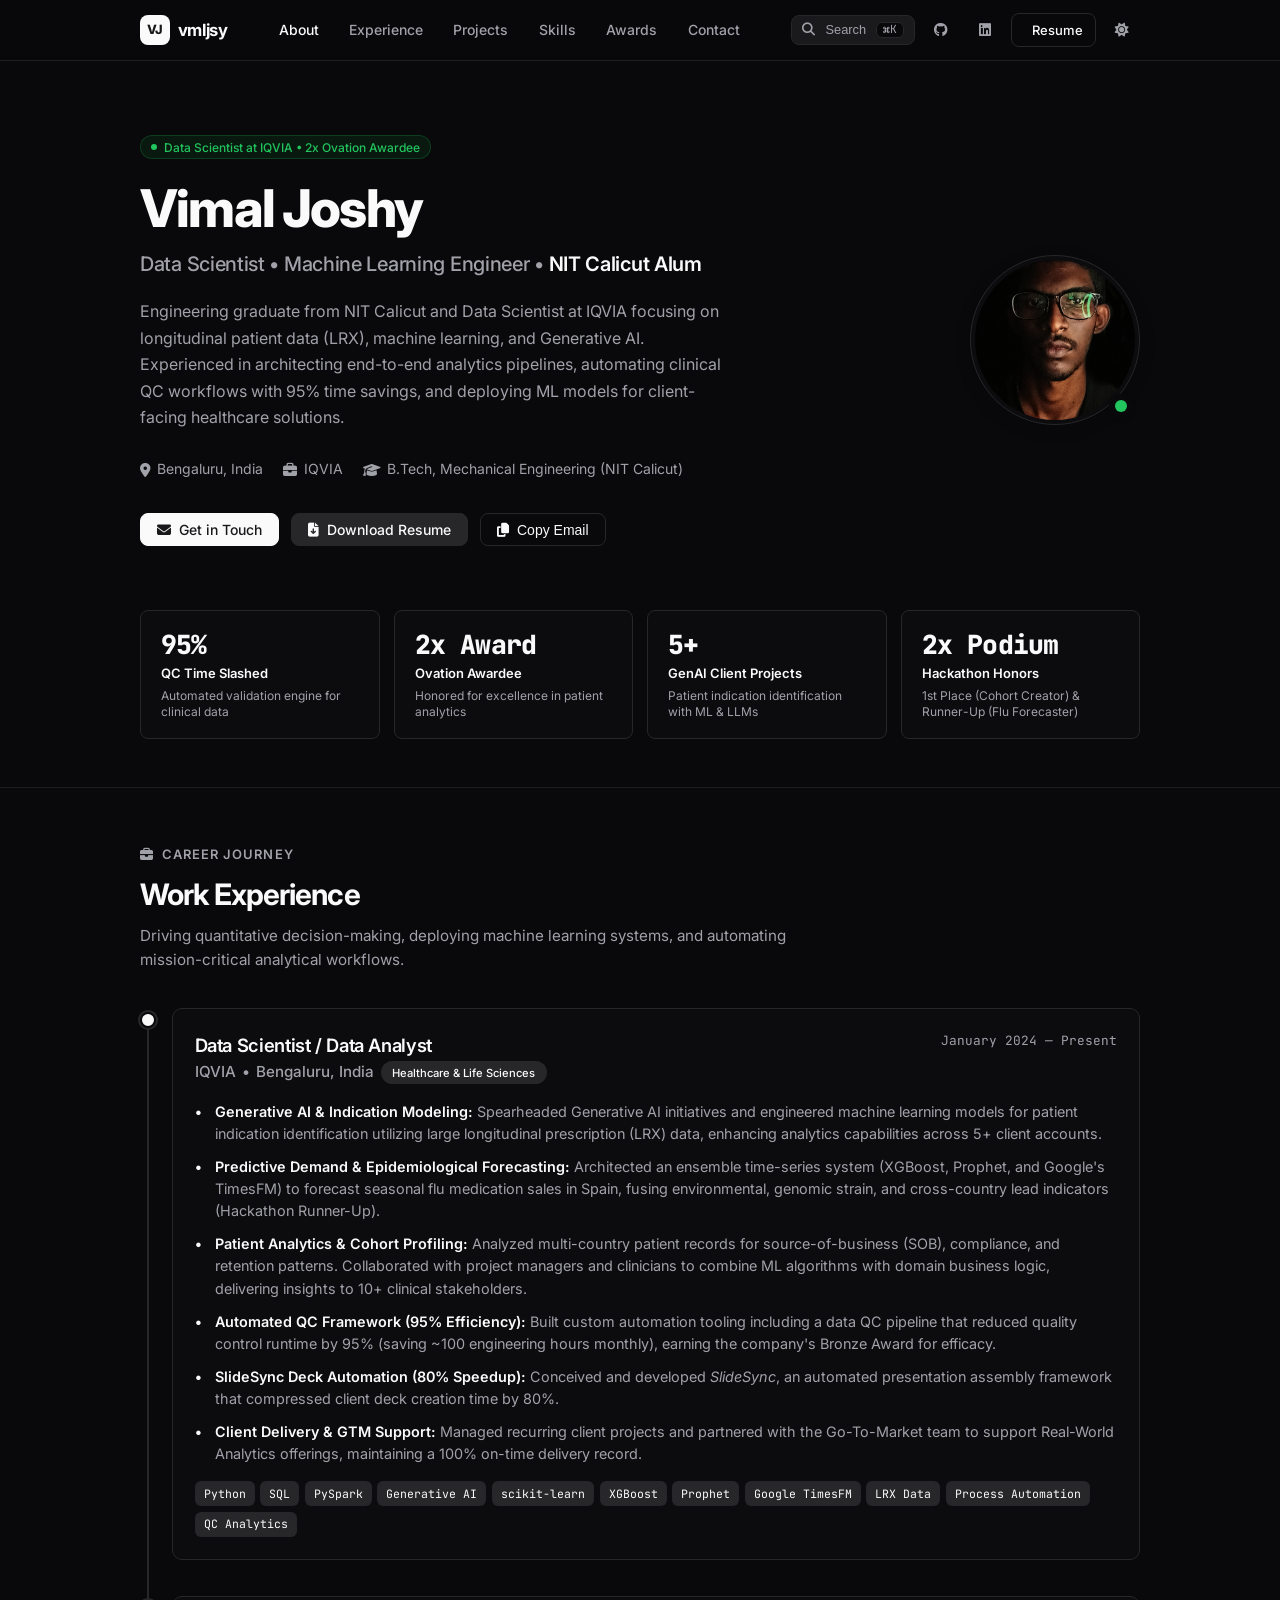
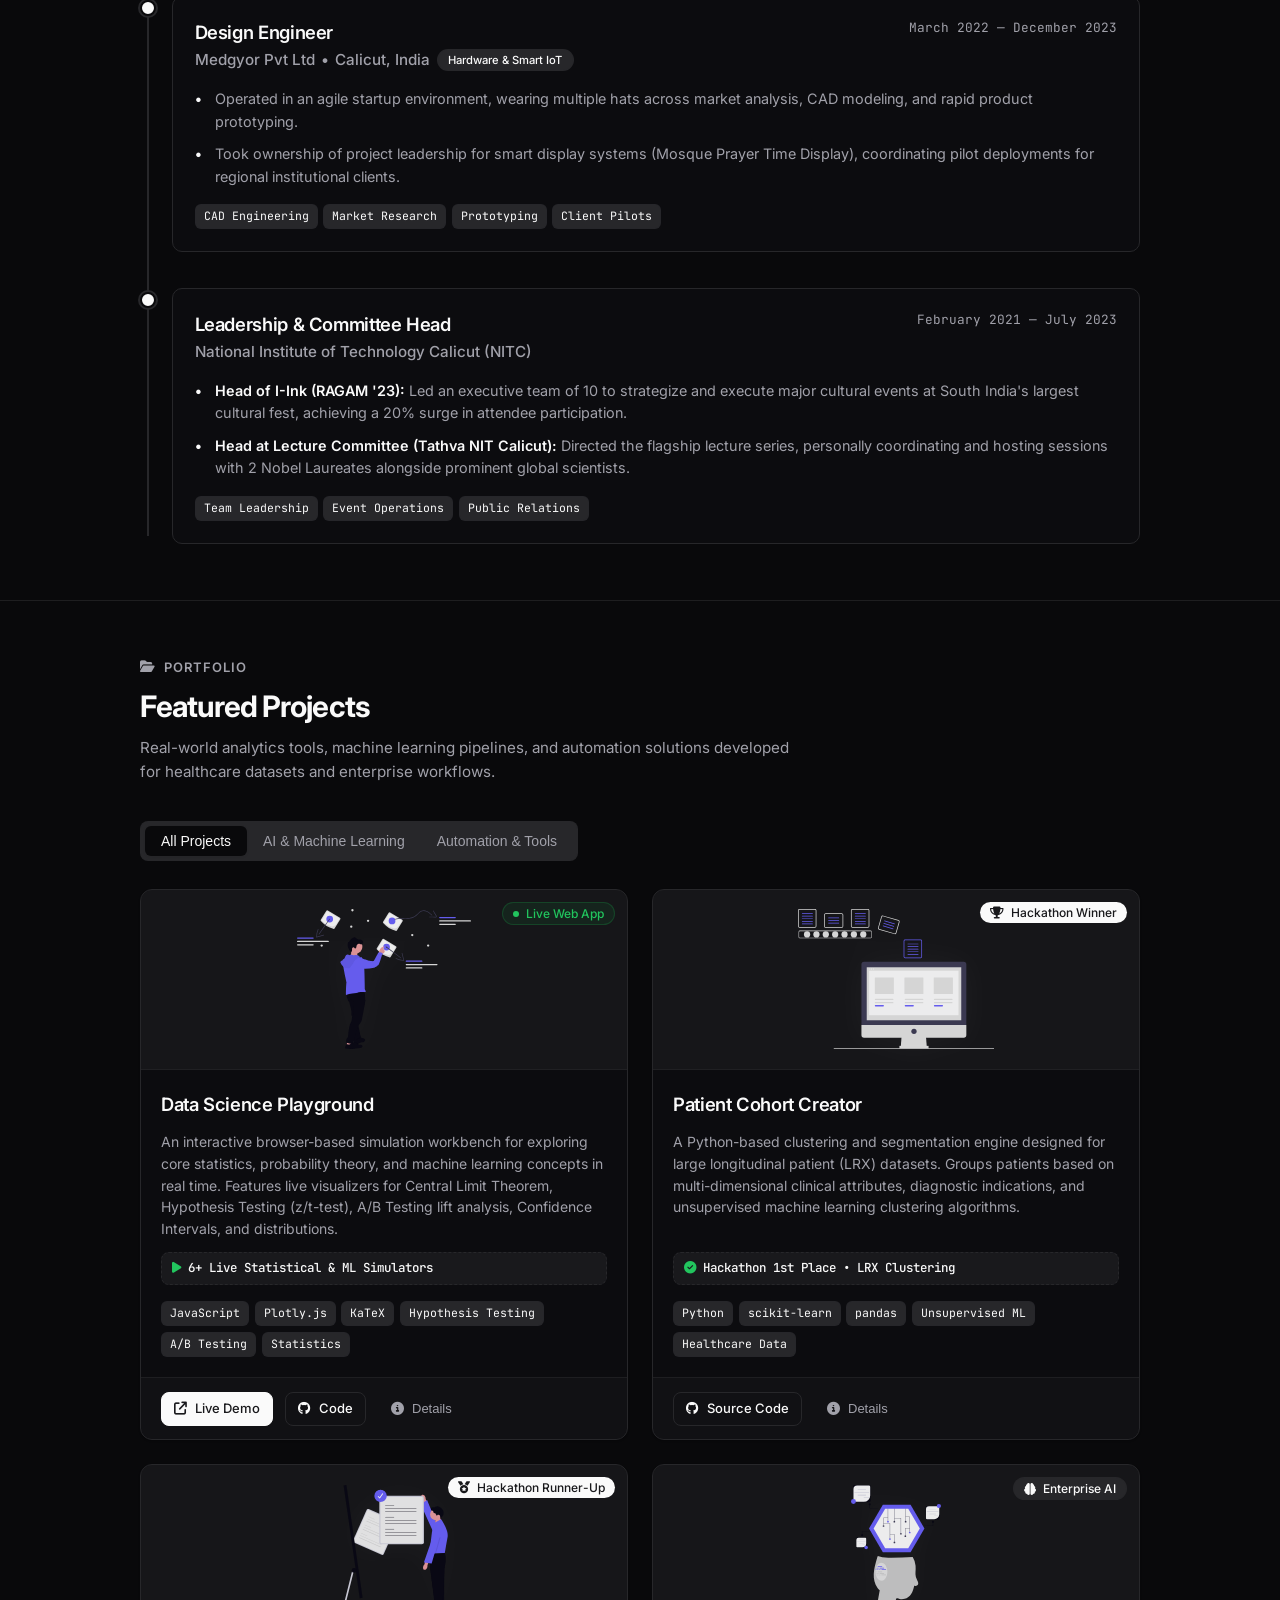
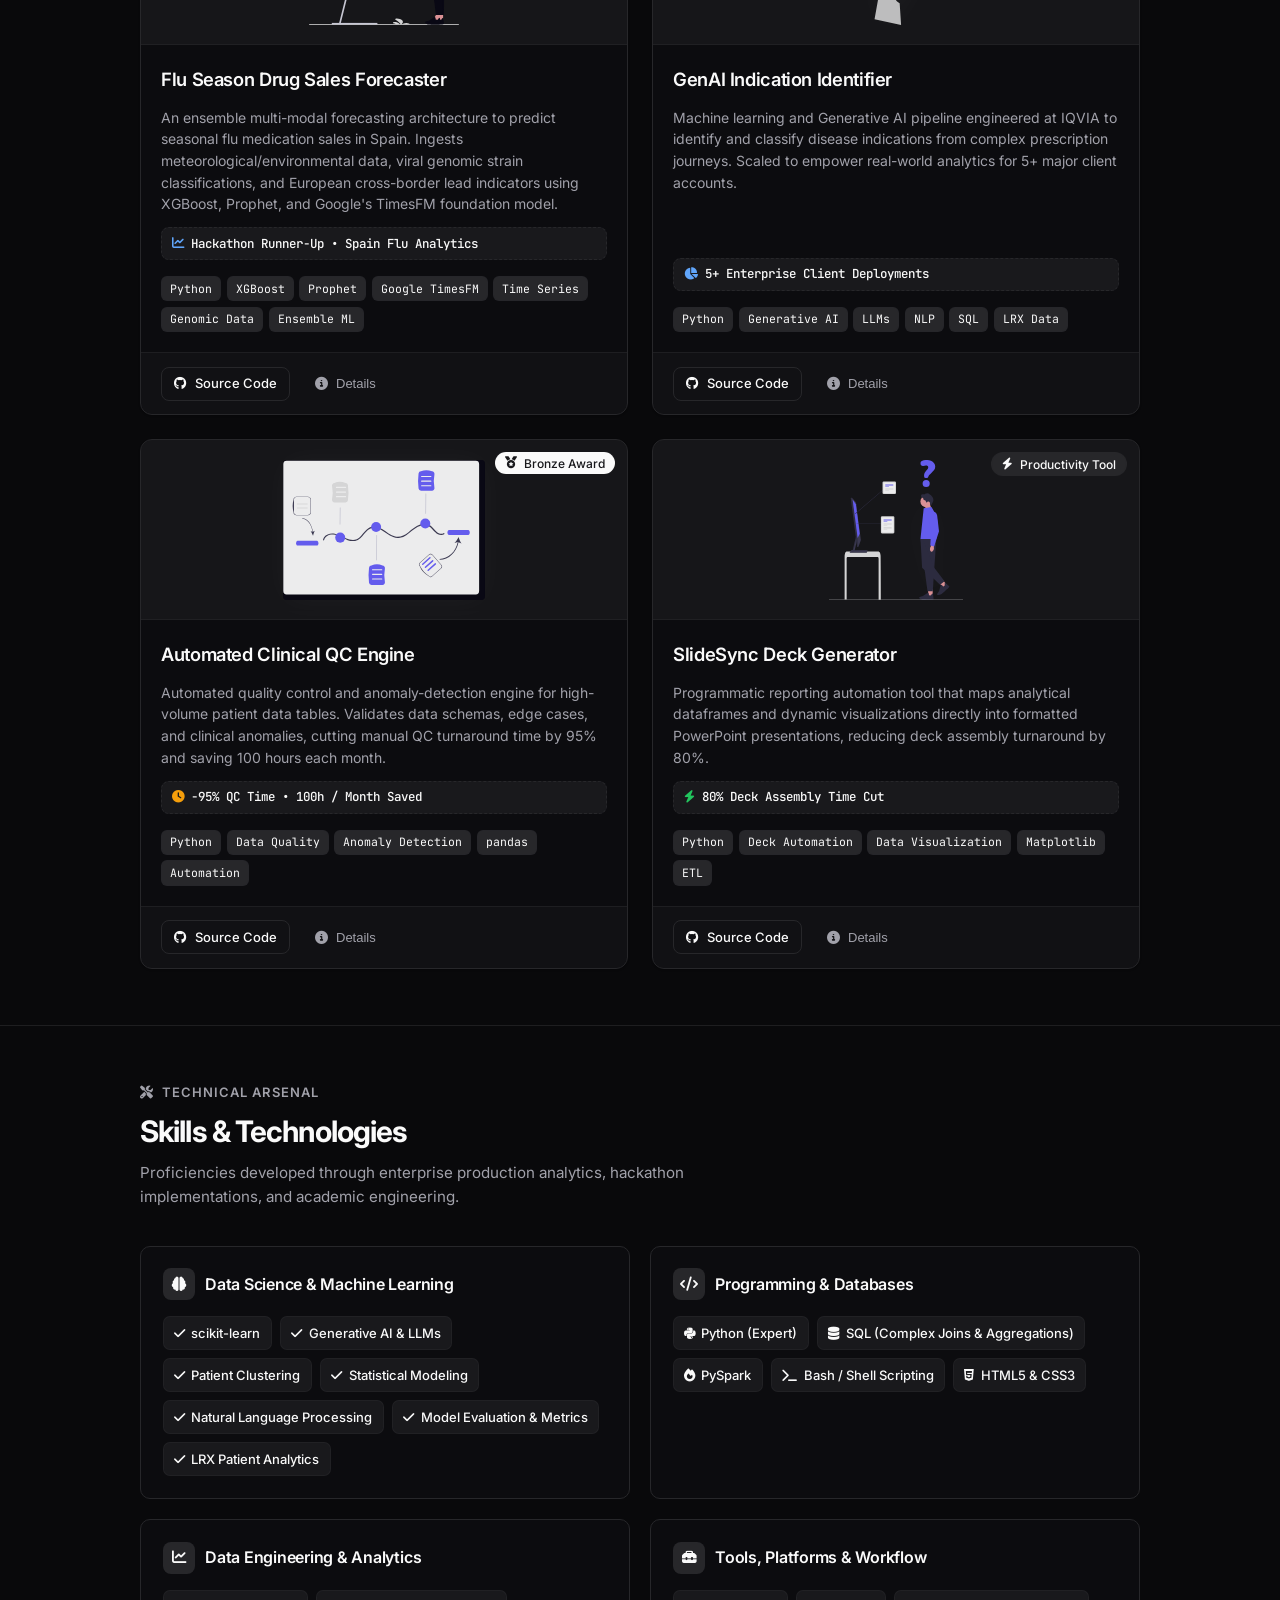
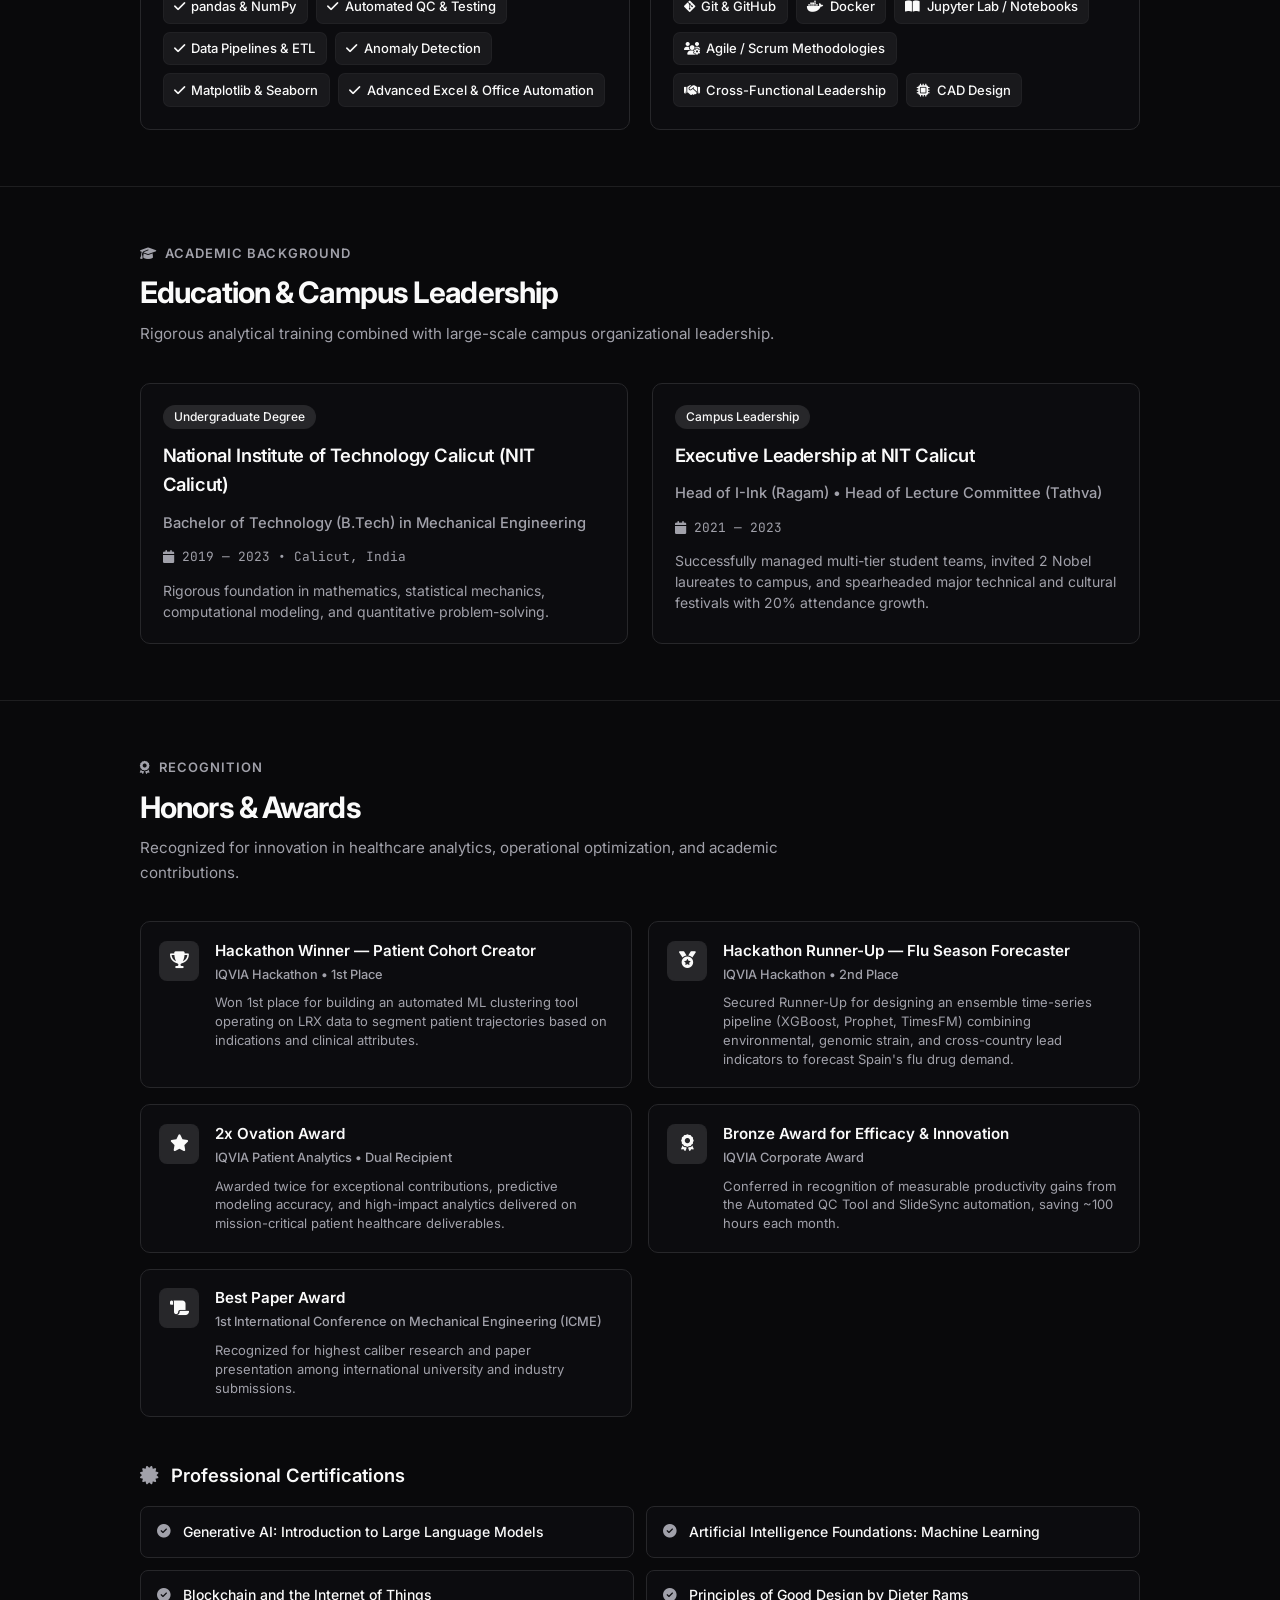
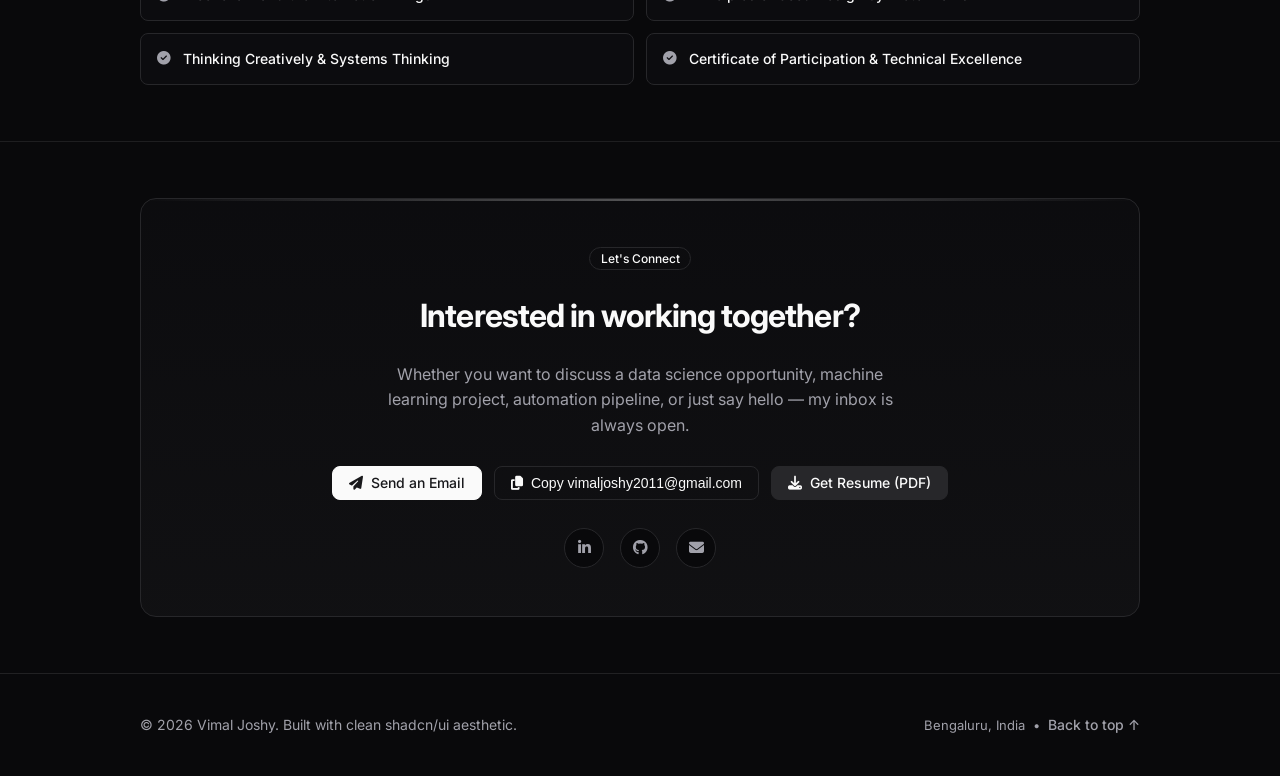
<file: index.html>
<!DOCTYPE html>
<html lang="en" class="dark" data-theme="dark">
<head>
    <meta charset="UTF-8">
    <meta name="viewport" content="width=device-width, initial-scale=1.0">
    <title>Vimal Joshy | Data Scientist & ML Engineer</title>
    <meta name="description" content="Portfolio of Vimal Joshy — Data Scientist at IQVIA specializing in healthcare analytics, machine learning, and Generative AI automation. Graduate of NIT Calicut.">
    <meta name="theme-color" content="#09090b" media="(prefers-color-scheme: dark)">
    <meta name="theme-color" content="#ffffff" media="(prefers-color-scheme: light)">

    <!-- Open Graph / Social Media Meta -->
    <meta property="og:type" content="website">
    <meta property="og:url" content="https://vmljsy.github.io/">
    <meta property="og:title" content="Vimal Joshy | Data Scientist & ML Engineer">
    <meta property="og:description" content="Data Scientist at IQVIA specializing in healthcare analytics, machine learning, and Generative AI automation. NIT Calicut Alum.">
    <meta property="og:image" content="images/Profile_photo.jpg">
    <meta name="twitter:card" content="summary_large_image">
    <meta name="twitter:title" content="Vimal Joshy | Data Scientist & ML Engineer">
    <meta name="twitter:description" content="Data Scientist at IQVIA specializing in healthcare analytics, machine learning, and Generative AI automation.">
    <meta name="twitter:image" content="images/Profile_photo.jpg">
    
    <!-- Favicon -->
    <link rel="shortcut icon" href="favicon.ico" type="image/x-icon">
    
    <!-- Google Fonts: Inter & JetBrains Mono for authentic shadcn aesthetic -->
    <link rel="preconnect" href="https://fonts.googleapis.com">
    <link rel="preconnect" href="https://fonts.gstatic.com" crossorigin>
    <link href="https://fonts.googleapis.com/css2?family=Inter:wght@300;400;500;600;700;800&family=JetBrains+Mono:wght@400;500;600&display=swap" rel="stylesheet">
    
    <!-- Font Awesome Icons -->
    <link rel="stylesheet" href="https://cdnjs.cloudflare.com/ajax/libs/font-awesome/6.5.1/css/all.min.css">
    
    <!-- Stylesheet with cache-busting -->
    <link rel="stylesheet" href="css/styles.css?v=20261109d">
</head>
<body>

    <!-- Header / Navbar -->
    <header class="site-header">
        <div class="container nav-container">
            <a href="#" class="brand-logo" aria-label="Vimal Joshy Home">
                <span class="brand-badge">VJ</span>
                <span>vmljsy</span>
            </a>

            <nav class="nav-links" aria-label="Main Navigation">
                <a href="#about" class="nav-link">About</a>
                <a href="#experience" class="nav-link">Experience</a>
                <a href="#projects" class="nav-link">Projects</a>
                <a href="#skills" class="nav-link">Skills</a>
                <a href="#awards" class="nav-link">Awards</a>
                <a href="#contact" class="nav-link">Contact</a>
            </nav>

            <div class="nav-actions">
                <button id="cmd-k-btn" class="command-trigger-btn" aria-label="Open Command Menu" title="Search (⌘K / Ctrl+K)">
                    <i class="fas fa-search"></i>
                    <span style="font-size:0.8rem;">Search</span>
                    <kbd class="cmd-kbd">⌘K</kbd>
                </button>
                <a href="https://github.com/vmljsy" target="_blank" rel="noopener noreferrer" class="btn btn-ghost btn-icon" aria-label="GitHub Profile" title="GitHub">
                    <i class="fab fa-github"></i>
                </a>
                <a href="https://www.linkedin.com/in/vimaljoshy/" target="_blank" rel="noopener noreferrer" class="btn btn-ghost btn-icon" aria-label="LinkedIn Profile" title="LinkedIn">
                    <i class="fab fa-linkedin"></i>
                </a>
                <a href="resume.pdf" download="Vimal_Joshy_Resume.pdf" class="btn btn-outline btn-sm" title="Download CV">
                    <i class="fas fa-arrow-down-to-bracket"></i>
                    <span>Resume</span>
                </a>
                <button id="theme-toggle" class="btn btn-ghost btn-icon" aria-label="Toggle theme" title="Toggle theme">
                    <i class="fas fa-sun"></i>
                </button>
                <button id="mobile-nav-toggle" class="btn btn-ghost btn-icon mobile-nav-toggle" aria-label="Open mobile menu">
                    <i class="fas fa-bars"></i>
                </button>
            </div>
        </div>

        <!-- Mobile Menu Drawer -->
        <div id="mobile-menu" class="mobile-menu">
            <a href="#about">About</a>
            <a href="#experience">Experience</a>
            <a href="#projects">Projects</a>
            <a href="#skills">Skills</a>
            <a href="#awards">Honors & Awards</a>
            <a href="#contact">Contact</a>
            <a href="resume.pdf" download="Vimal_Joshy_Resume.pdf" style="color: hsl(var(--primary)); font-weight: 600;">
                <i class="fas fa-download"></i> Download Resume
            </a>
        </div>
    </header>

    <main>
        <!-- Hero Section -->
        <section id="about" class="hero-section">
            <div class="container hero-wrapper">
                <div class="hero-main">
                    <div class="hero-badge-row">
                        <span class="badge badge-glow">
                            <span class="status-dot-pulse"></span>
                            Data Scientist at IQVIA &bull; 2x Ovation Awardee
                        </span>
                    </div>

                    <h1 class="hero-title">Vimal Joshy</h1>
                    <p class="hero-subtitle">
                        Data Scientist &bull; Machine Learning Engineer &bull; <span class="highlight">NIT Calicut Alum</span>
                    </p>

                    <p class="hero-bio">
                        Engineering graduate from NIT Calicut and Data Scientist at IQVIA focusing on longitudinal patient data (LRX), machine learning, and Generative AI. Experienced in architecting end-to-end analytics pipelines, automating clinical QC workflows with 95% time savings, and deploying ML models for client-facing healthcare solutions.
                    </p>

                    <div class="hero-meta">
                        <span class="hero-meta-item">
                            <i class="fas fa-location-dot"></i> Bengaluru, India
                        </span>
                        <span class="hero-meta-item">
                            <i class="fas fa-briefcase"></i> IQVIA
                        </span>
                        <span class="hero-meta-item">
                            <i class="fas fa-graduation-cap"></i> B.Tech, Mechanical Engineering (NIT Calicut)
                        </span>
                    </div>

                    <div class="hero-actions">
                        <a href="#contact" class="btn btn-primary">
                            <i class="fas fa-envelope"></i>
                            <span>Get in Touch</span>
                        </a>
                        <a href="resume.pdf" download="Vimal_Joshy_Resume.pdf" class="btn btn-secondary">
                            <i class="fas fa-file-arrow-down"></i>
                            <span>Download Resume</span>
                        </a>
                        <button class="btn btn-outline copy-email-btn" data-email="vimaljoshy2011@gmail.com" title="Copy email address to clipboard">
                            <i class="fas fa-copy"></i>
                            <span>Copy Email</span>
                        </button>
                    </div>
                </div>

                <div class="hero-avatar-container">
                    <div class="avatar-ring">
                        <img src="images/Profile_photo.jpg" alt="Vimal Joshy" class="avatar-img">
                        <div class="avatar-badge" title="Actively engineering data solutions">
                            <span class="avatar-badge-dot"></span>
                        </div>
                    </div>
                </div>
            </div>
        </section>

        <!-- Impact Metrics Ribbon (shadcn card metrics) -->
        <section class="metrics-section">
            <div class="container">
                <div class="metrics-grid">
                    <div class="metric-card">
                        <span class="metric-value">95%</span>
                        <span class="metric-label">QC Time Slashed</span>
                        <span class="metric-sub">Automated validation engine for clinical data</span>
                    </div>
                    <div class="metric-card">
                        <span class="metric-value">2x Award</span>
                        <span class="metric-label">Ovation Awardee</span>
                        <span class="metric-sub">Honored for excellence in patient analytics</span>
                    </div>
                    <div class="metric-card">
                        <span class="metric-value">5+</span>
                        <span class="metric-label">GenAI Client Projects</span>
                        <span class="metric-sub">Patient indication identification with ML & LLMs</span>
                    </div>
                    <div class="metric-card">
                        <span class="metric-value">2x Podium</span>
                        <span class="metric-label">Hackathon Honors</span>
                        <span class="metric-sub">1st Place (Cohort Creator) & Runner-Up (Flu Forecaster)</span>
                    </div>
                </div>
            </div>
        </section>

        <!-- Experience Section -->
        <section id="experience" class="section">
            <div class="container">
                <div class="section-header">
                    <span class="section-tag"><i class="fas fa-briefcase"></i> Career Journey</span>
                    <h2 class="section-title">Work Experience</h2>
                    <p class="section-subtitle">Driving quantitative decision-making, deploying machine learning systems, and automating mission-critical analytical workflows.</p>
                </div>

                <div class="timeline">
                    <!-- IQVIA -->
                    <div class="timeline-item">
                        <div class="timeline-marker"></div>
                        <div class="timeline-content-card">
                            <div class="timeline-header">
                                <div>
                                    <h3 class="timeline-role">Data Scientist / Data Analyst</h3>
                                    <div class="timeline-company">
                                        <span>IQVIA</span>
                                        <span>&bull;</span>
                                        <span>Bengaluru, India</span>
                                        <span class="badge badge-secondary" style="font-size:0.7rem;">Healthcare & Life Sciences</span>
                                    </div>
                                </div>
                                <span class="timeline-date">January 2024 — Present</span>
                            </div>

                            <ul class="timeline-bullets">
                                <li>
                                    <strong>Generative AI & Indication Modeling:</strong> Spearheaded Generative AI initiatives and engineered machine learning models for patient indication identification utilizing large longitudinal prescription (LRX) data, enhancing analytics capabilities across 5+ client accounts.
                                </li>
                                <li>
                                    <strong>Predictive Demand & Epidemiological Forecasting:</strong> Architected an ensemble time-series system (XGBoost, Prophet, and Google's TimesFM) to forecast seasonal flu medication sales in Spain, fusing environmental, genomic strain, and cross-country lead indicators (Hackathon Runner-Up).
                                </li>
                                <li>
                                    <strong>Patient Analytics & Cohort Profiling:</strong> Analyzed multi-country patient records for source-of-business (SOB), compliance, and retention patterns. Collaborated with project managers and clinicians to combine ML algorithms with domain business logic, delivering insights to 10+ clinical stakeholders.
                                </li>
                                <li>
                                    <strong>Automated QC Framework (95% Efficiency):</strong> Built custom automation tooling including a data QC pipeline that reduced quality control runtime by 95% (saving ~100 engineering hours monthly), earning the company's Bronze Award for efficacy.
                                </li>
                                <li>
                                    <strong>SlideSync Deck Automation (80% Speedup):</strong> Conceived and developed <em>SlideSync</em>, an automated presentation assembly framework that compressed client deck creation time by 80%.
                                </li>
                                <li>
                                    <strong>Client Delivery & GTM Support:</strong> Managed recurring client projects and partnered with the Go-To-Market team to support Real-World Analytics offerings, maintaining a 100% on-time delivery record.
                                </li>
                            </ul>

                            <div class="project-tags">
                                <span class="tech-tag">Python</span>
                                <span class="tech-tag">SQL</span>
                                <span class="tech-tag">PySpark</span>
                                <span class="tech-tag">Generative AI</span>
                                <span class="tech-tag">scikit-learn</span>
                                <span class="tech-tag">XGBoost</span>
                                <span class="tech-tag">Prophet</span>
                                <span class="tech-tag">Google TimesFM</span>
                                <span class="tech-tag">LRX Data</span>
                                <span class="tech-tag">Process Automation</span>
                                <span class="tech-tag">QC Analytics</span>
                            </div>
                        </div>
                    </div>

                    <!-- Medgyor -->
                    <div class="timeline-item">
                        <div class="timeline-marker"></div>
                        <div class="timeline-content-card">
                            <div class="timeline-header">
                                <div>
                                    <h3 class="timeline-role">Design Engineer</h3>
                                    <div class="timeline-company">
                                        <span>Medgyor Pvt Ltd</span>
                                        <span>&bull;</span>
                                        <span>Calicut, India</span>
                                        <span class="badge badge-secondary" style="font-size:0.7rem;">Hardware & Smart IoT</span>
                                    </div>
                                </div>
                                <span class="timeline-date">March 2022 — December 2023</span>
                            </div>

                            <ul class="timeline-bullets">
                                <li>
                                    Operated in an agile startup environment, wearing multiple hats across market analysis, CAD modeling, and rapid product prototyping.
                                </li>
                                <li>
                                    Took ownership of project leadership for smart display systems (Mosque Prayer Time Display), coordinating pilot deployments for regional institutional clients.
                                </li>
                            </ul>

                            <div class="project-tags">
                                <span class="tech-tag">CAD Engineering</span>
                                <span class="tech-tag">Market Research</span>
                                <span class="tech-tag">Prototyping</span>
                                <span class="tech-tag">Client Pilots</span>
                            </div>
                        </div>
                    </div>

                    <!-- NIT Calicut Leadership -->
                    <div class="timeline-item">
                        <div class="timeline-marker"></div>
                        <div class="timeline-content-card">
                            <div class="timeline-header">
                                <div>
                                    <h3 class="timeline-role">Leadership & Committee Head</h3>
                                    <div class="timeline-company">
                                        <span>National Institute of Technology Calicut (NITC)</span>
                                    </div>
                                </div>
                                <span class="timeline-date">February 2021 — July 2023</span>
                            </div>

                            <ul class="timeline-bullets">
                                <li>
                                    <strong>Head of I-Ink (RAGAM '23):</strong> Led an executive team of 10 to strategize and execute major cultural events at South India's largest cultural fest, achieving a 20% surge in attendee participation.
                                </li>
                                <li>
                                    <strong>Head at Lecture Committee (Tathva NIT Calicut):</strong> Directed the flagship lecture series, personally coordinating and hosting sessions with 2 Nobel Laureates alongside prominent global scientists.
                                </li>
                            </ul>

                            <div class="project-tags">
                                <span class="tech-tag">Team Leadership</span>
                                <span class="tech-tag">Event Operations</span>
                                <span class="tech-tag">Public Relations</span>
                            </div>
                        </div>
                    </div>
                </div>
            </div>
        </section>

        <!-- Projects Section (with shadcn Tabs) -->
        <section id="projects" class="section">
            <div class="container">
                <div class="section-header">
                    <span class="section-tag"><i class="fas fa-folder-open"></i> Portfolio</span>
                    <h2 class="section-title">Featured Projects</h2>
                    <p class="section-subtitle">Real-world analytics tools, machine learning pipelines, and automation solutions developed for healthcare datasets and enterprise workflows.</p>
                </div>

                <div class="tabs-container">
                    <!-- Filter Tabs -->
                    <div class="tabs-list" role="tablist">
                        <button class="tab-trigger active" data-filter="all" role="tab">All Projects</button>
                        <button class="tab-trigger" data-filter="ml" role="tab">AI & Machine Learning</button>
                        <button class="tab-trigger" data-filter="automation" role="tab">Automation & Tools</button>
                    </div>

                    <!-- Projects Grid -->
                    <div class="projects-grid">
                        <!-- Project 1: DS Playground (Live Interactive Web App) -->
                        <div class="card project-card" data-category="ml">
                            <div class="project-preview">
                                <img src="images/undraw_instant-analysis_vm8x.svg" alt="DS Playground preview">
                                <span class="badge badge-glow project-badge-top">
                                    <span class="status-dot-pulse"></span> Live Web App
                                </span>
                            </div>
                            <div class="project-body">
                                <h3 class="project-name">Data Science Playground</h3>
                                <p class="project-desc">
                                    An interactive browser-based simulation workbench for exploring core statistics, probability theory, and machine learning concepts in real time. Features live visualizers for Central Limit Theorem, Hypothesis Testing (z/t-test), A/B Testing lift analysis, Confidence Intervals, and distributions.
                                </p>
                                <div class="project-metric-pill">
                                    <i class="fas fa-play" style="color: #22c55e;"></i> 6+ Live Statistical & ML Simulators
                                </div>
                                <div class="project-tags">
                                    <span class="tech-tag">JavaScript</span>
                                    <span class="tech-tag">Plotly.js</span>
                                    <span class="tech-tag">KaTeX</span>
                                    <span class="tech-tag">Hypothesis Testing</span>
                                    <span class="tech-tag">A/B Testing</span>
                                    <span class="tech-tag">Statistics</span>
                                </div>
                            </div>
                            <div class="project-links">
                                <a href="https://vmljsy.github.io/ds-playground/" target="_blank" rel="noopener noreferrer" class="btn btn-primary btn-sm">
                                    <i class="fas fa-arrow-up-right-from-square"></i> Live Demo
                                </a>
                                <a href="https://github.com/vmljsy/ds-playground" target="_blank" rel="noopener noreferrer" class="btn btn-outline btn-sm">
                                    <i class="fab fa-github"></i> Code
                                </a>
                                <button class="btn btn-ghost btn-sm open-modal-btn" data-project="ds-playground">
                                    <i class="fas fa-circle-info"></i> Details
                                </button>
                            </div>
                        </div>

                        <!-- Project 2: Patient Cohort Creator -->
                        <div class="card project-card" data-category="ml">
                            <div class="project-preview">
                                <img src="images/undraw_data-processing_z2q6.svg" alt="Patient Cohort Creator preview">
                                <span class="badge badge-default project-badge-top">
                                    <i class="fas fa-trophy"></i> Hackathon Winner
                                </span>
                            </div>
                            <div class="project-body">
                                <h3 class="project-name">Patient Cohort Creator</h3>
                                <p class="project-desc">
                                    A Python-based clustering and segmentation engine designed for large longitudinal patient (LRX) datasets. Groups patients based on multi-dimensional clinical attributes, diagnostic indications, and unsupervised machine learning clustering algorithms.
                                </p>
                                <div class="project-metric-pill">
                                    <i class="fas fa-circle-check" style="color: #22c55e;"></i> Hackathon 1st Place &bull; LRX Clustering
                                </div>
                                <div class="project-tags">
                                    <span class="tech-tag">Python</span>
                                    <span class="tech-tag">scikit-learn</span>
                                    <span class="tech-tag">pandas</span>
                                    <span class="tech-tag">Unsupervised ML</span>
                                    <span class="tech-tag">Healthcare Data</span>
                                </div>
                            </div>
                            <div class="project-links">
                                <a href="https://github.com/vmljsy" target="_blank" rel="noopener noreferrer" class="btn btn-outline btn-sm">
                                    <i class="fab fa-github"></i> Source Code
                                </a>
                                <button class="btn btn-ghost btn-sm open-modal-btn" data-project="cohort-creator">
                                    <i class="fas fa-circle-info"></i> Details
                                </button>
                            </div>
                        </div>

                        <!-- Project 3: Flu Season Drug Sales Forecaster -->
                        <div class="card project-card" data-category="ml">
                            <div class="project-preview">
                                <img src="images/undraw_data-input_whqw.svg" alt="Flu Season Forecaster preview">
                                <span class="badge badge-default project-badge-top">
                                    <i class="fas fa-medal"></i> Hackathon Runner-Up
                                </span>
                            </div>
                            <div class="project-body">
                                <h3 class="project-name">Flu Season Drug Sales Forecaster</h3>
                                <p class="project-desc">
                                    An ensemble multi-modal forecasting architecture to predict seasonal flu medication sales in Spain. Ingests meteorological/environmental data, viral genomic strain classifications, and European cross-border lead indicators using XGBoost, Prophet, and Google's TimesFM foundation model.
                                </p>
                                <div class="project-metric-pill">
                                    <i class="fas fa-chart-line" style="color: #60a5fa;"></i> Hackathon Runner-Up &bull; Spain Flu Analytics
                                </div>
                                <div class="project-tags">
                                    <span class="tech-tag">Python</span>
                                    <span class="tech-tag">XGBoost</span>
                                    <span class="tech-tag">Prophet</span>
                                    <span class="tech-tag">Google TimesFM</span>
                                    <span class="tech-tag">Time Series</span>
                                    <span class="tech-tag">Genomic Data</span>
                                    <span class="tech-tag">Ensemble ML</span>
                                </div>
                            </div>
                            <div class="project-links">
                                <a href="https://github.com/vmljsy" target="_blank" rel="noopener noreferrer" class="btn btn-outline btn-sm">
                                    <i class="fab fa-github"></i> Source Code
                                </a>
                                <button class="btn btn-ghost btn-sm open-modal-btn" data-project="flu-forecaster">
                                    <i class="fas fa-circle-info"></i> Details
                                </button>
                            </div>
                        </div>

                        <!-- Project 4: Generative AI Indication Identifier -->
                        <div class="card project-card" data-category="ml">
                            <div class="project-preview">
                                <img src="images/undraw_artificial-intelligence_43qa.svg" alt="Generative AI Project preview">
                                <span class="badge badge-secondary project-badge-top">
                                    <i class="fas fa-brain"></i> Enterprise AI
                                </span>
                            </div>
                            <div class="project-body">
                                <h3 class="project-name">GenAI Indication Identifier</h3>
                                <p class="project-desc">
                                    Machine learning and Generative AI pipeline engineered at IQVIA to identify and classify disease indications from complex prescription journeys. Scaled to empower real-world analytics for 5+ major client accounts.
                                </p>
                                <div class="project-metric-pill">
                                    <i class="fas fa-chart-pie" style="color: #60a5fa;"></i> 5+ Enterprise Client Deployments
                                </div>
                                <div class="project-tags">
                                    <span class="tech-tag">Python</span>
                                    <span class="tech-tag">Generative AI</span>
                                    <span class="tech-tag">LLMs</span>
                                    <span class="tech-tag">NLP</span>
                                    <span class="tech-tag">SQL</span>
                                    <span class="tech-tag">LRX Data</span>
                                </div>
                            </div>
                            <div class="project-links">
                                <a href="https://github.com/vmljsy" target="_blank" rel="noopener noreferrer" class="btn btn-outline btn-sm">
                                    <i class="fab fa-github"></i> Source Code
                                </a>
                                <button class="btn btn-ghost btn-sm open-modal-btn" data-project="genai-indication">
                                    <i class="fas fa-circle-info"></i> Details
                                </button>
                            </div>
                        </div>

                        <!-- Project 4: QC Automation Engine -->
                        <div class="card project-card" data-category="automation">
                            <div class="project-preview">
                                <img src="images/undraw_data-analysis_b7cp.svg" alt="QC Tool preview">
                                <span class="badge badge-default project-badge-top">
                                    <i class="fas fa-medal"></i> Bronze Award
                                </span>
                            </div>
                            <div class="project-body">
                                <h3 class="project-name">Automated Clinical QC Engine</h3>
                                <p class="project-desc">
                                    Automated quality control and anomaly-detection engine for high-volume patient data tables. Validates data schemas, edge cases, and clinical anomalies, cutting manual QC turnaround time by 95% and saving 100 hours each month.
                                </p>
                                <div class="project-metric-pill">
                                    <i class="fas fa-clock" style="color: #f59e0b;"></i> -95% QC Time &bull; 100h / Month Saved
                                </div>
                                <div class="project-tags">
                                    <span class="tech-tag">Python</span>
                                    <span class="tech-tag">Data Quality</span>
                                    <span class="tech-tag">Anomaly Detection</span>
                                    <span class="tech-tag">pandas</span>
                                    <span class="tech-tag">Automation</span>
                                </div>
                            </div>
                            <div class="project-links">
                                <a href="https://github.com/vmljsy" target="_blank" rel="noopener noreferrer" class="btn btn-outline btn-sm">
                                    <i class="fab fa-github"></i> Source Code
                                </a>
                                <button class="btn btn-ghost btn-sm open-modal-btn" data-project="qc-engine">
                                    <i class="fas fa-circle-info"></i> Details
                                </button>
                            </div>
                        </div>

                        <!-- Project 5: SlideSync Automation -->
                        <div class="card project-card" data-category="automation">
                            <div class="project-preview">
                                <img src="images/undraw_ai-answers_uxgx.svg" alt="SlideSync preview">
                                <span class="badge badge-secondary project-badge-top">
                                    <i class="fas fa-bolt"></i> Productivity Tool
                                </span>
                            </div>
                            <div class="project-body">
                                <h3 class="project-name">SlideSync Deck Generator</h3>
                                <p class="project-desc">
                                    Programmatic reporting automation tool that maps analytical dataframes and dynamic visualizations directly into formatted PowerPoint presentations, reducing deck assembly turnaround by 80%.
                                </p>
                                <div class="project-metric-pill">
                                    <i class="fas fa-bolt" style="color: #22c55e;"></i> 80% Deck Assembly Time Cut
                                </div>
                                <div class="project-tags">
                                    <span class="tech-tag">Python</span>
                                    <span class="tech-tag">Deck Automation</span>
                                    <span class="tech-tag">Data Visualization</span>
                                    <span class="tech-tag">Matplotlib</span>
                                    <span class="tech-tag">ETL</span>
                                </div>
                            </div>
                            <div class="project-links">
                                <a href="https://github.com/vmljsy" target="_blank" rel="noopener noreferrer" class="btn btn-outline btn-sm">
                                    <i class="fab fa-github"></i> Source Code
                                </a>
                                <button class="btn btn-ghost btn-sm open-modal-btn" data-project="slidesync">
                                    <i class="fas fa-circle-info"></i> Details
                                </button>
                            </div>
                        </div>
                    </div>
                </div>
            </div>
        </section>

        <!-- Skills Section (shadcn Categorized Cards) -->
        <section id="skills" class="section">
            <div class="container">
                <div class="section-header">
                    <span class="section-tag"><i class="fas fa-screwdriver-wrench"></i> Technical Arsenal</span>
                    <h2 class="section-title">Skills & Technologies</h2>
                    <p class="section-subtitle">Proficiencies developed through enterprise production analytics, hackathon implementations, and academic engineering.</p>
                </div>

                <div class="skills-categories-grid">
                    <!-- Machine Learning & AI -->
                    <div class="skill-cat-card">
                        <div class="skill-cat-header">
                            <div class="skill-cat-icon"><i class="fas fa-brain"></i></div>
                            <h3 class="skill-cat-title">Data Science & Machine Learning</h3>
                        </div>
                        <div class="skill-chips-wrap">
                            <span class="skill-chip"><i class="fas fa-check"></i> scikit-learn</span>
                            <span class="skill-chip"><i class="fas fa-check"></i> Generative AI & LLMs</span>
                            <span class="skill-chip"><i class="fas fa-check"></i> Patient Clustering</span>
                            <span class="skill-chip"><i class="fas fa-check"></i> Statistical Modeling</span>
                            <span class="skill-chip"><i class="fas fa-check"></i> Natural Language Processing</span>
                            <span class="skill-chip"><i class="fas fa-check"></i> Model Evaluation & Metrics</span>
                            <span class="skill-chip"><i class="fas fa-check"></i> LRX Patient Analytics</span>
                        </div>
                    </div>

                    <!-- Languages & Querying -->
                    <div class="skill-cat-card">
                        <div class="skill-cat-header">
                            <div class="skill-cat-icon"><i class="fas fa-code"></i></div>
                            <h3 class="skill-cat-title">Programming & Databases</h3>
                        </div>
                        <div class="skill-chips-wrap">
                            <span class="skill-chip"><i class="fab fa-python"></i> Python (Expert)</span>
                            <span class="skill-chip"><i class="fas fa-database"></i> SQL (Complex Joins & Aggregations)</span>
                            <span class="skill-chip"><i class="fas fa-fire"></i> PySpark</span>
                            <span class="skill-chip"><i class="fas fa-terminal"></i> Bash / Shell Scripting</span>
                            <span class="skill-chip"><i class="fab fa-html5"></i> HTML5 & CSS3</span>
                        </div>
                    </div>

                    <!-- Data Engineering & Analytics -->
                    <div class="skill-cat-card">
                        <div class="skill-cat-header">
                            <div class="skill-cat-icon"><i class="fas fa-chart-line"></i></div>
                            <h3 class="skill-cat-title">Data Engineering & Analytics</h3>
                        </div>
                        <div class="skill-chips-wrap">
                            <span class="skill-chip"><i class="fas fa-check"></i> pandas & NumPy</span>
                            <span class="skill-chip"><i class="fas fa-check"></i> Automated QC & Testing</span>
                            <span class="skill-chip"><i class="fas fa-check"></i> Data Pipelines & ETL</span>
                            <span class="skill-chip"><i class="fas fa-check"></i> Anomaly Detection</span>
                            <span class="skill-chip"><i class="fas fa-check"></i> Matplotlib & Seaborn</span>
                            <span class="skill-chip"><i class="fas fa-check"></i> Advanced Excel & Office Automation</span>
                        </div>
                    </div>

                    <!-- Developer Tools & Practices -->
                    <div class="skill-cat-card">
                        <div class="skill-cat-header">
                            <div class="skill-cat-icon"><i class="fas fa-toolbox"></i></div>
                            <h3 class="skill-cat-title">Tools, Platforms & Workflow</h3>
                        </div>
                        <div class="skill-chips-wrap">
                            <span class="skill-chip"><i class="fab fa-git-alt"></i> Git & GitHub</span>
                            <span class="skill-chip"><i class="fab fa-docker"></i> Docker</span>
                            <span class="skill-chip"><i class="fas fa-book-open"></i> Jupyter Lab / Notebooks</span>
                            <span class="skill-chip"><i class="fas fa-users-gear"></i> Agile / Scrum Methodologies</span>
                            <span class="skill-chip"><i class="fas fa-handshake"></i> Cross-Functional Leadership</span>
                            <span class="skill-chip"><i class="fas fa-microchip"></i> CAD Design</span>
                        </div>
                    </div>
                </div>
            </div>
        </section>

        <!-- Education & Leadership Section -->
        <section class="section">
            <div class="container">
                <div class="section-header">
                    <span class="section-tag"><i class="fas fa-graduation-cap"></i> Academic Background</span>
                    <h2 class="section-title">Education & Campus Leadership</h2>
                    <p class="section-subtitle">Rigorous analytical training combined with large-scale campus organizational leadership.</p>
                </div>

                <div class="two-col-grid">
                    <div class="edu-card">
                        <span class="badge badge-secondary" style="width:fit-content;">Undergraduate Degree</span>
                        <h3 class="edu-institution">National Institute of Technology Calicut (NIT Calicut)</h3>
                        <p class="edu-degree">Bachelor of Technology (B.Tech) in Mechanical Engineering</p>
                        <span class="edu-year"><i class="fas fa-calendar"></i> 2019 — 2023 &bull; Calicut, India</span>
                        <p style="font-size:0.875rem; color:hsl(var(--muted-foreground)); line-height:1.5;">
                            Rigorous foundation in mathematics, statistical mechanics, computational modeling, and quantitative problem-solving.
                        </p>
                    </div>

                    <div class="edu-card">
                        <span class="badge badge-secondary" style="width:fit-content;">Campus Leadership</span>
                        <h3 class="edu-institution">Executive Leadership at NIT Calicut</h3>
                        <p class="edu-degree">Head of I-Ink (Ragam) &bull; Head of Lecture Committee (Tathva)</p>
                        <span class="edu-year"><i class="fas fa-calendar"></i> 2021 — 2023</span>
                        <p style="font-size:0.875rem; color:hsl(var(--muted-foreground)); line-height:1.5;">
                            Successfully managed multi-tier student teams, invited 2 Nobel laureates to campus, and spearheaded major technical and cultural festivals with 20% attendance growth.
                        </p>
                    </div>
                </div>
            </div>
        </section>

        <!-- Honors & Awards Section -->
        <section id="awards" class="section">
            <div class="container">
                <div class="section-header">
                    <span class="section-tag"><i class="fas fa-award"></i> Recognition</span>
                    <h2 class="section-title">Honors & Awards</h2>
                    <p class="section-subtitle">Recognized for innovation in healthcare analytics, operational optimization, and academic contributions.</p>
                </div>

                <div class="awards-grid">
                    <div class="award-item">
                        <div class="award-icon-box"><i class="fas fa-trophy"></i></div>
                        <div class="award-info">
                            <h3 class="award-title">Hackathon Winner — Patient Cohort Creator</h3>
                            <span class="award-org">IQVIA Hackathon &bull; 1st Place</span>
                            <p class="award-desc">Won 1st place for building an automated ML clustering tool operating on LRX data to segment patient trajectories based on indications and clinical attributes.</p>
                        </div>
                    </div>

                    <div class="award-item">
                        <div class="award-icon-box"><i class="fas fa-medal"></i></div>
                        <div class="award-info">
                            <h3 class="award-title">Hackathon Runner-Up — Flu Season Forecaster</h3>
                            <span class="award-org">IQVIA Hackathon &bull; 2nd Place</span>
                            <p class="award-desc">Secured Runner-Up for designing an ensemble time-series pipeline (XGBoost, Prophet, TimesFM) combining environmental, genomic strain, and cross-country lead indicators to forecast Spain's flu drug demand.</p>
                        </div>
                    </div>

                    <div class="award-item">
                        <div class="award-icon-box"><i class="fas fa-star"></i></div>
                        <div class="award-info">
                            <h3 class="award-title">2x Ovation Award</h3>
                            <span class="award-org">IQVIA Patient Analytics &bull; Dual Recipient</span>
                            <p class="award-desc">Awarded twice for exceptional contributions, predictive modeling accuracy, and high-impact analytics delivered on mission-critical patient healthcare deliverables.</p>
                        </div>
                    </div>

                    <div class="award-item">
                        <div class="award-icon-box"><i class="fas fa-award"></i></div>
                        <div class="award-info">
                            <h3 class="award-title">Bronze Award for Efficacy & Innovation</h3>
                            <span class="award-org">IQVIA Corporate Award</span>
                            <p class="award-desc">Conferred in recognition of measurable productivity gains from the Automated QC Tool and SlideSync automation, saving ~100 hours each month.</p>
                        </div>
                    </div>

                    <div class="award-item">
                        <div class="award-icon-box"><i class="fas fa-scroll"></i></div>
                        <div class="award-info">
                            <h3 class="award-title">Best Paper Award</h3>
                            <span class="award-org">1st International Conference on Mechanical Engineering (ICME)</span>
                            <p class="award-desc">Recognized for highest caliber research and paper presentation among international university and industry submissions.</p>
                        </div>
                    </div>
                </div>

                <!-- Certifications subsection -->
                <div style="margin-top: 2.75rem;">
                    <h3 style="font-size: 1.15rem; font-weight: 600; margin-bottom: 1rem; color: hsl(var(--foreground));">
                        <i class="fas fa-certificate" style="margin-right: 0.5rem; color: hsl(var(--muted-foreground));"></i>
                        Professional Certifications
                    </h3>
                    <div class="cert-grid">
                        <div class="cert-card">
                            <i class="fas fa-check-circle"></i>
                            <span>Generative AI: Introduction to Large Language Models</span>
                        </div>
                        <div class="cert-card">
                            <i class="fas fa-check-circle"></i>
                            <span>Artificial Intelligence Foundations: Machine Learning</span>
                        </div>
                        <div class="cert-card">
                            <i class="fas fa-check-circle"></i>
                            <span>Blockchain and the Internet of Things</span>
                        </div>
                        <div class="cert-card">
                            <i class="fas fa-check-circle"></i>
                            <span>Principles of Good Design by Dieter Rams</span>
                        </div>
                        <div class="cert-card">
                            <i class="fas fa-check-circle"></i>
                            <span>Thinking Creatively & Systems Thinking</span>
                        </div>
                        <div class="cert-card">
                            <i class="fas fa-check-circle"></i>
                            <span>Certificate of Participation & Technical Excellence</span>
                        </div>
                    </div>
                </div>
            </div>
        </section>

        <!-- Contact Section -->
        <section id="contact" class="section">
            <div class="container">
                <div class="contact-card">
                    <span class="badge badge-outline">Let's Connect</span>
                    <h2 class="contact-title">Interested in working together?</h2>
                    <p class="contact-desc">
                        Whether you want to discuss a data science opportunity, machine learning project, automation pipeline, or just say hello — my inbox is always open.
                    </p>

                    <div class="contact-actions">
                        <a href="mailto:vimaljoshy2011@gmail.com" class="btn btn-primary">
                            <i class="fas fa-paper-plane"></i>
                            <span>Send an Email</span>
                        </a>
                        <button class="btn btn-outline copy-email-btn" data-email="vimaljoshy2011@gmail.com">
                            <i class="fas fa-copy"></i>
                            <span>Copy vimaljoshy2011@gmail.com</span>
                        </button>
                        <a href="resume.pdf" download="Vimal_Joshy_Resume.pdf" class="btn btn-secondary">
                            <i class="fas fa-download"></i>
                            <span>Get Resume (PDF)</span>
                        </a>
                    </div>

                    <div class="social-links-row">
                        <a href="https://www.linkedin.com/in/vimaljoshy/" target="_blank" rel="noopener noreferrer" class="social-circle-btn" aria-label="LinkedIn Profile" title="LinkedIn">
                            <i class="fab fa-linkedin-in"></i>
                        </a>
                        <a href="https://github.com/vmljsy" target="_blank" rel="noopener noreferrer" class="social-circle-btn" aria-label="GitHub Profile" title="GitHub">
                            <i class="fab fa-github"></i>
                        </a>
                        <a href="mailto:vimaljoshy2011@gmail.com" class="social-circle-btn" aria-label="Email" title="Email">
                            <i class="fas fa-envelope"></i>
                        </a>
                    </div>
                </div>
            </div>
        </section>
    </main>

    <!-- Footer -->
    <footer class="site-footer">
        <div class="container footer-content">
            <div>
                <p>&copy; 2026 Vimal Joshy. Built with clean shadcn/ui aesthetic.</p>
            </div>
            <div class="footer-meta">
                <span>Bengaluru, India</span>
                <span>&bull;</span>
                <a href="#about" class="nav-link" style="padding:0;">Back to top &uarr;</a>
            </div>
        </div>
    </footer>

    <!-- Toast Notification (shadcn style) -->
    <div class="toast-container">
        <div id="toast" class="toast">
            <i class="fas fa-circle-check"></i>
            <span id="toast-message">Email copied to clipboard!</span>
        </div>
    </div>

    <!-- Command Palette Dialog (shadcn cmdk) -->
    <div id="cmd-dialog-overlay" class="command-dialog-overlay" role="dialog" aria-modal="true" aria-label="Command Menu">
        <div class="command-dialog">
            <div class="command-input-wrapper">
                <i class="fas fa-search"></i>
                <input type="text" id="cmd-input" class="command-input" placeholder="Type a command or search sections..." autocomplete="off">
                <kbd class="cmd-kbd">ESC</kbd>
            </div>
            <div id="cmd-list" class="command-list">
                <div class="command-group-heading">Navigation</div>
                <div class="command-item" data-action="navigate" data-target="#about">
                    <div class="command-item-left"><i class="fas fa-user"></i> <span>About & Summary</span></div>
                    <span class="cmd-kbd">#about</span>
                </div>
                <div class="command-item" data-action="navigate" data-target="#experience">
                    <div class="command-item-left"><i class="fas fa-briefcase"></i> <span>Experience (IQVIA)</span></div>
                    <span class="cmd-kbd">#experience</span>
                </div>
                <div class="command-item" data-action="navigate" data-target="#projects">
                    <div class="command-item-left"><i class="fas fa-folder-open"></i> <span>Featured Projects</span></div>
                    <span class="cmd-kbd">#projects</span>
                </div>
                <div class="command-item" data-action="navigate" data-target="#skills">
                    <div class="command-item-left"><i class="fas fa-screwdriver-wrench"></i> <span>Skills & Technologies</span></div>
                    <span class="cmd-kbd">#skills</span>
                </div>
                <div class="command-item" data-action="navigate" data-target="#awards">
                    <div class="command-item-left"><i class="fas fa-award"></i> <span>Honors & Certifications</span></div>
                    <span class="cmd-kbd">#awards</span>
                </div>
                <div class="command-item" data-action="navigate" data-target="#contact">
                    <div class="command-item-left"><i class="fas fa-envelope"></i> <span>Contact Information</span></div>
                    <span class="cmd-kbd">#contact</span>
                </div>

                <div class="command-group-heading">Actions</div>
                <div class="command-item" data-action="resume">
                    <div class="command-item-left"><i class="fas fa-file-arrow-down"></i> <span>Download Resume (PDF)</span></div>
                    <span class="cmd-kbd">PDF</span>
                </div>
                <div class="command-item" data-action="copy-email">
                    <div class="command-item-left"><i class="fas fa-copy"></i> <span>Copy Email Address</span></div>
                    <span class="cmd-kbd">@</span>
                </div>
                <div class="command-item" data-action="toggle-theme">
                    <div class="command-item-left"><i class="fas fa-circle-half-stroke"></i> <span>Toggle Dark / Light Theme</span></div>
                    <span class="cmd-kbd">Theme</span>
                </div>

                <div class="command-group-heading">Featured Projects & Profiles</div>
                <div class="command-item" data-action="link" data-url="https://vmljsy.github.io/ds-playground/">
                    <div class="command-item-left"><i class="fas fa-flask"></i> <span>Data Science Playground (Live App)</span></div>
                    <span class="cmd-kbd">Live</span>
                </div>
                <div class="command-item" data-action="modal" data-modal="flu-forecaster">
                    <div class="command-item-left"><i class="fas fa-chart-line"></i> <span>Flu Season Forecaster (Spain)</span></div>
                    <span class="cmd-kbd">ML</span>
                </div>
                <div class="command-item" data-action="link" data-url="https://www.linkedin.com/in/vimaljoshy/">
                    <div class="command-item-left"><i class="fab fa-linkedin"></i> <span>LinkedIn Profile</span></div>
                    <span class="cmd-kbd"><i class="fas fa-external-link"></i></span>
                </div>
                <div class="command-item" data-action="link" data-url="https://github.com/vmljsy">
                    <div class="command-item-left"><i class="fab fa-github"></i> <span>GitHub Profile</span></div>
                    <span class="cmd-kbd"><i class="fas fa-external-link"></i></span>
                </div>
            </div>
            <div class="command-footer">
                <span>Navigate: <kbd class="cmd-kbd">↑</kbd> <kbd class="cmd-kbd">↓</kbd></span>
                <span>Select: <kbd class="cmd-kbd">Enter</kbd></span>
            </div>
        </div>
    </div>

    <!-- Project Details Modal (shadcn Dialog) -->
    <div id="project-modal-overlay" class="modal-overlay" role="dialog" aria-modal="true" aria-labelledby="modal-project-title">
        <div class="modal-dialog">
            <div class="modal-header">
                <div class="modal-title-group">
                    <h3 id="modal-project-title" class="modal-title">Project Details</h3>
                    <span id="modal-project-badge" class="badge badge-default">Details</span>
                </div>
                <button id="modal-close-btn" class="modal-close-btn" aria-label="Close dialog">
                    <i class="fas fa-times"></i>
                </button>
            </div>
            <div id="modal-project-body" class="modal-body">
                <!-- Dynamically populated via JS -->
            </div>
            <div class="modal-footer">
                <a id="modal-project-link" href="#" target="_blank" rel="noopener noreferrer" class="btn btn-outline btn-sm">
                    <i class="fab fa-github"></i> <span id="modal-project-link-text">Source Code</span>
                </a>
                <button id="modal-close-footer" class="btn btn-primary btn-sm">Close</button>
            </div>
        </div>
    </div>

    <!-- Scripts with cache-busting -->
    <script src="js/script.js?v=20261109d"></script>
</body>
</html>
</file>
<file: css/styles.css>
@import url('https://fonts.googleapis.com/css2?family=Inter:wght@300;400;500;600;700;800&family=JetBrains+Mono:wght@400;500;600&display=swap');

/* ==========================================================================
   shadcn/ui Design Tokens & Root Variables
   ========================================================================== */
:root {
  /* Light theme - zinc palette */
  --background: 0 0% 100%;
  --foreground: 240 10% 3.9%;
  --card: 0 0% 100%;
  --card-foreground: 240 10% 3.9%;
  --popover: 0 0% 100%;
  --popover-foreground: 240 10% 3.9%;
  --primary: 240 5.9% 10%;
  --primary-foreground: 0 0% 98%;
  --secondary: 240 4.8% 95.9%;
  --secondary-foreground: 240 5.9% 10%;
  --muted: 240 4.8% 95.9%;
  --muted-foreground: 240 3.8% 46.1%;
  --accent: 240 4.8% 95.9%;
  --accent-foreground: 240 5.9% 10%;
  --destructive: 0 84.2% 60.2%;
  --destructive-foreground: 0 0% 98%;
  --border: 240 5.9% 90%;
  --input: 240 5.9% 90%;
  --ring: 240 5.9% 10%;
  --radius: 0.5rem;
  
  --font-sans: 'Inter', -apple-system, BlinkMacSystemFont, "Segoe UI", Roboto, "Helvetica Neue", sans-serif;
  --font-mono: 'JetBrains Mono', ui-monospace, SFMono-Regular, Menlo, Monaco, Consolas, monospace;
}

html.dark,
[data-theme="dark"] {
  /* Dark theme - sleek zinc palette */
  --background: 240 10% 3.9%;
  --foreground: 0 0% 98%;
  --card: 240 10% 5.2%;
  --card-foreground: 0 0% 98%;
  --popover: 240 10% 4.5%;
  --popover-foreground: 0 0% 98%;
  --primary: 0 0% 98%;
  --primary-foreground: 240 5.9% 10%;
  --secondary: 240 3.7% 15.9%;
  --secondary-foreground: 0 0% 98%;
  --muted: 240 3.7% 15.9%;
  --muted-foreground: 240 5% 64.9%;
  --accent: 240 3.7% 15.9%;
  --accent-foreground: 0 0% 98%;
  --destructive: 0 62.8% 30.6%;
  --destructive-foreground: 0 0% 98%;
  --border: 240 3.7% 15.9%;
  --input: 240 3.7% 15.9%;
  --ring: 240 4.9% 83.9%;
}

/* Base Reset & Typography */
*, *::before, *::after {
  box-sizing: border-box;
  margin: 0;
  padding: 0;
}

html {
  scroll-behavior: smooth;
  scroll-padding-top: 80px;
}

body {
  font-family: var(--font-sans);
  background-color: hsl(var(--background));
  color: hsl(var(--foreground));
  line-height: 1.6;
  font-size: 15px;
  -webkit-font-smoothing: antialiased;
  -moz-osx-font-smoothing: grayscale;
  transition: background-color 0.25s ease, color 0.25s ease, border-color 0.25s ease;
  min-height: 100vh;
  display: flex;
  flex-direction: column;
}

a {
  color: inherit;
  text-decoration: none;
  transition: color 0.15s ease;
}

img, svg {
  display: block;
  max-width: 100%;
}

/* ==========================================================================
   Container & Layout
   ========================================================================== */
.container {
  width: 100%;
  max-width: 1040px;
  margin-left: auto;
  margin-right: auto;
  padding-left: 1.25rem;
  padding-right: 1.25rem;
}

/* ==========================================================================
   Navbar / Header (Sticky glassmorphism)
   ========================================================================== */
.site-header {
  position: sticky;
  top: 0;
  z-index: 50;
  width: 100%;
  border-bottom: 1px solid hsl(var(--border) / 0.8);
  background-color: hsl(var(--background) / 0.82);
  backdrop-filter: blur(12px);
  -webkit-backdrop-filter: blur(12px);
  transition: border-color 0.2s ease, background-color 0.2s ease;
}

.nav-container {
  display: flex;
  height: 3.75rem;
  align-items: center;
  justify-content: space-between;
}

.brand-logo {
  display: flex;
  align-items: center;
  gap: 0.5rem;
  font-weight: 700;
  font-size: 1.05rem;
  letter-spacing: -0.02em;
  color: hsl(var(--foreground));
}

.brand-badge {
  display: inline-flex;
  align-items: center;
  justify-content: center;
  width: 1.85rem;
  height: 1.85rem;
  border-radius: var(--radius);
  background-color: hsl(var(--primary));
  color: hsl(var(--primary-foreground));
  font-size: 0.8rem;
  font-weight: 800;
  letter-spacing: -0.04em;
}

.nav-links {
  display: none;
  align-items: center;
  gap: 1.5rem;
}

@media (min-width: 768px) {
  .nav-links {
    display: flex;
  }
}

.nav-link {
  font-size: 0.875rem;
  font-weight: 500;
  color: hsl(var(--muted-foreground));
  transition: color 0.15s ease;
  position: relative;
  padding: 0.35rem 0.2rem;
}

.nav-link:hover,
.nav-link.active {
  color: hsl(var(--foreground));
}

.nav-actions {
  display: flex;
  align-items: center;
  gap: 0.5rem;
}

/* ==========================================================================
   Buttons (shadcn/ui Button styles)
   ========================================================================== */
.btn {
  display: inline-flex;
  align-items: center;
  justify-content: center;
  border-radius: var(--radius);
  font-size: 0.875rem;
  font-weight: 500;
  line-height: 1;
  padding: 0.55rem 1rem;
  cursor: pointer;
  transition: all 0.15s cubic-bezier(0.16, 1, 0.3, 1);
  text-decoration: none;
  gap: 0.5rem;
  white-space: nowrap;
  user-select: none;
  border: 1px solid transparent;
}

.btn:focus-visible {
  outline: none;
  box-shadow: 0 0 0 2px hsl(var(--background)), 0 0 0 4px hsl(var(--ring));
}

.btn-primary {
  background-color: hsl(var(--primary));
  color: hsl(var(--primary-foreground));
  border-color: hsl(var(--primary));
}

.btn-primary:hover {
  opacity: 0.92;
  transform: translateY(-1px);
}

.btn-secondary {
  background-color: hsl(var(--secondary));
  color: hsl(var(--secondary-foreground));
  border-color: hsl(var(--border));
}

.btn-secondary:hover {
  background-color: hsl(var(--accent));
  color: hsl(var(--accent-foreground));
}

.btn-outline {
  background-color: transparent;
  border-color: hsl(var(--border));
  color: hsl(var(--foreground));
}

.btn-outline:hover {
  background-color: hsl(var(--accent));
  color: hsl(var(--accent-foreground));
  border-color: hsl(var(--border));
}

.btn-ghost {
  background-color: transparent;
  color: hsl(var(--muted-foreground));
}

.btn-ghost:hover {
  background-color: hsl(var(--accent));
  color: hsl(var(--foreground));
}

.btn-sm {
  padding: 0.4rem 0.75rem;
  font-size: 0.8125rem;
  height: 2.125rem;
}

.btn-icon {
  width: 2.25rem;
  height: 2.25rem;
  padding: 0;
  border-radius: var(--radius);
  color: hsl(var(--muted-foreground));
}

.btn-icon:hover {
  color: hsl(var(--foreground));
}

/* ==========================================================================
   Badges (shadcn/ui Badge)
   ========================================================================== */
.badge {
  display: inline-flex;
  align-items: center;
  border-radius: 9999px;
  padding: 0.2rem 0.65rem;
  font-size: 0.75rem;
  font-weight: 500;
  line-height: 1.25;
  transition: all 0.15s ease;
  width: fit-content;
  gap: 0.4rem;
}

.badge-default {
  background-color: hsl(var(--primary));
  color: hsl(var(--primary-foreground));
}

.badge-secondary {
  background-color: hsl(var(--secondary));
  color: hsl(var(--secondary-foreground));
  border: 1px solid hsl(var(--border) / 0.6);
}

.badge-outline {
  border: 1px solid hsl(var(--border));
  color: hsl(var(--foreground));
  background-color: transparent;
}

.badge-glow {
  background-color: hsl(142 76% 36% / 0.1);
  color: hsl(142 71% 45%);
  border: 1px solid hsl(142 76% 36% / 0.25);
}

.status-dot-pulse {
  display: inline-block;
  width: 6px;
  height: 6px;
  border-radius: 50%;
  background-color: #22c55e;
  box-shadow: 0 0 0 0 rgba(34, 197, 94, 0.7);
  animation: pulse-ring 2s infinite cubic-bezier(0.4, 0, 0.6, 1);
}

@keyframes pulse-ring {
  0% {
    box-shadow: 0 0 0 0 rgba(34, 197, 94, 0.7);
  }
  70% {
    box-shadow: 0 0 0 6px rgba(34, 197, 94, 0);
  }
  100% {
    box-shadow: 0 0 0 0 rgba(34, 197, 94, 0);
  }
}

/* ==========================================================================
   Cards (shadcn/ui Card Component)
   ========================================================================== */
.card {
  border-radius: calc(var(--radius) + 4px);
  border: 1px solid hsl(var(--border));
  background-color: hsl(var(--card));
  color: hsl(var(--card-foreground));
  box-shadow: 0 1px 3px 0 rgb(0 0 0 / 0.04), 0 1px 2px -1px rgb(0 0 0 / 0.04);
  transition: border-color 0.2s ease, box-shadow 0.2s ease, transform 0.2s ease;
  overflow: hidden;
}

.card:hover {
  border-color: hsl(var(--muted-foreground) / 0.4);
  box-shadow: 0 4px 20px -2px rgb(0 0 0 / 0.08);
}

.card-header {
  padding: 1.25rem 1.25rem 0.75rem 1.25rem;
  display: flex;
  flex-direction: column;
  gap: 0.35rem;
}

.card-title {
  font-size: 1.15rem;
  font-weight: 600;
  letter-spacing: -0.02em;
  color: hsl(var(--foreground));
  line-height: 1.35;
}

.card-description {
  font-size: 0.875rem;
  color: hsl(var(--muted-foreground));
  line-height: 1.5;
}

.card-content {
  padding: 0.75rem 1.25rem 1.25rem 1.25rem;
}

.card-footer {
  padding: 0.75rem 1.25rem 1.25rem 1.25rem;
  display: flex;
  align-items: center;
  gap: 0.75rem;
  border-top: 1px solid hsl(var(--border) / 0.6);
  background-color: hsl(var(--muted) / 0.3);
}

/* ==========================================================================
   Hero Section
   ========================================================================== */
.hero-section {
  padding: 4.5rem 0 3rem 0;
  position: relative;
}

.hero-wrapper {
  display: flex;
  flex-direction: column-reverse;
  align-items: flex-start;
  gap: 2.5rem;
}

@media (min-width: 768px) {
  .hero-wrapper {
    flex-direction: row;
    align-items: center;
    justify-content: space-between;
  }
}

.hero-main {
  flex: 1;
}

.hero-badge-row {
  margin-bottom: 1.25rem;
}

.hero-title {
  font-size: 2.75rem;
  font-weight: 800;
  letter-spacing: -0.035em;
  line-height: 1.15;
  color: hsl(var(--foreground));
  margin-bottom: 0.75rem;
}

@media (min-width: 768px) {
  .hero-title {
    font-size: 3.25rem;
  }
}

.hero-subtitle {
  font-size: 1.25rem;
  font-weight: 500;
  color: hsl(var(--muted-foreground));
  letter-spacing: -0.015em;
  line-height: 1.4;
  margin-bottom: 1.25rem;
}

.hero-subtitle .highlight {
  color: hsl(var(--foreground));
  font-weight: 600;
}

.hero-bio {
  font-size: 1rem;
  color: hsl(var(--muted-foreground));
  max-width: 600px;
  line-height: 1.65;
  margin-bottom: 1.75rem;
}

.hero-meta {
  display: flex;
  flex-wrap: wrap;
  gap: 1.25rem;
  font-size: 0.875rem;
  color: hsl(var(--muted-foreground));
  margin-bottom: 2rem;
}

.hero-meta-item {
  display: inline-flex;
  align-items: center;
  gap: 0.4rem;
}

.hero-actions {
  display: flex;
  flex-wrap: wrap;
  align-items: center;
  gap: 0.75rem;
}

/* Hero Avatar */
.hero-avatar-container {
  position: relative;
  flex-shrink: 0;
}

.avatar-ring {
  width: 140px;
  height: 140px;
  border-radius: 50%;
  padding: 4px;
  border: 1px solid hsl(var(--border));
  background: hsl(var(--card));
  box-shadow: 0 4px 20px -2px rgb(0 0 0 / 0.1);
  position: relative;
}

@media (min-width: 768px) {
  .avatar-ring {
    width: 170px;
    height: 170px;
  }
}

.avatar-img {
  width: 100%;
  height: 100%;
  object-fit: cover;
  border-radius: 50%;
  display: block;
}

.avatar-badge {
  position: absolute;
  bottom: 6px;
  right: 6px;
  width: 24px;
  height: 24px;
  border-radius: 50%;
  background-color: hsl(var(--background));
  border: 2px solid hsl(var(--background));
  display: flex;
  align-items: center;
  justify-content: center;
  box-shadow: 0 2px 4px rgba(0,0,0,0.15);
}

.avatar-badge-dot {
  width: 12px;
  height: 12px;
  border-radius: 50%;
  background-color: #22c55e;
}

/* ==========================================================================
   Metrics & Stats Banner (shadcn stat cards)
   ========================================================================== */
.metrics-section {
  padding: 1rem 0 3rem 0;
}

.metrics-grid {
  display: grid;
  grid-template-columns: repeat(2, 1fr);
  gap: 0.875rem;
}

@media (min-width: 768px) {
  .metrics-grid {
    grid-template-columns: repeat(4, 1fr);
  }
}

.metric-card {
  padding: 1.15rem 1.25rem;
  border-radius: var(--radius);
  border: 1px solid hsl(var(--border));
  background-color: hsl(var(--card));
  display: flex;
  flex-direction: column;
  gap: 0.25rem;
  transition: all 0.2s ease;
}

.metric-card:hover {
  border-color: hsl(var(--muted-foreground) / 0.4);
}

.metric-value {
  font-size: 1.65rem;
  font-weight: 800;
  letter-spacing: -0.03em;
  color: hsl(var(--foreground));
  font-family: var(--font-mono);
  line-height: 1.1;
}

.metric-label {
  font-size: 0.8125rem;
  font-weight: 600;
  color: hsl(var(--foreground));
}

.metric-sub {
  font-size: 0.75rem;
  color: hsl(var(--muted-foreground));
  line-height: 1.35;
}

/* ==========================================================================
   Section Headers
   ========================================================================== */
.section {
  padding: 3.5rem 0;
  border-top: 1px solid hsl(var(--border) / 0.7);
}

.section-header {
  margin-bottom: 2.25rem;
  display: flex;
  flex-direction: column;
  gap: 0.35rem;
}

.section-tag {
  font-size: 0.8125rem;
  font-weight: 600;
  text-transform: uppercase;
  letter-spacing: 0.08em;
  color: hsl(var(--muted-foreground));
  display: flex;
  align-items: center;
  gap: 0.5rem;
}

.section-title {
  font-size: 1.85rem;
  font-weight: 700;
  letter-spacing: -0.03em;
  color: hsl(var(--foreground));
}

.section-subtitle {
  font-size: 0.95rem;
  color: hsl(var(--muted-foreground));
  max-width: 650px;
}

/* ==========================================================================
   Projects Section (shadcn Tabs & Cards)
   ========================================================================== */
.tabs-container {
  display: flex;
  flex-direction: column;
  gap: 1.75rem;
}

.tabs-list {
  display: inline-flex;
  align-items: center;
  padding: 0.25rem;
  border-radius: var(--radius);
  background-color: hsl(var(--muted));
  width: fit-content;
  border: 1px solid hsl(var(--border) / 0.6);
}

.tab-trigger {
  border: none;
  background: transparent;
  padding: 0.45rem 1rem;
  font-size: 0.875rem;
  font-weight: 500;
  border-radius: calc(var(--radius) - 2px);
  color: hsl(var(--muted-foreground));
  cursor: pointer;
  transition: all 0.15s ease;
  user-select: none;
}

.tab-trigger:hover {
  color: hsl(var(--foreground));
}

.tab-trigger.active {
  background-color: hsl(var(--background));
  color: hsl(var(--foreground));
  box-shadow: 0 1px 3px 0 rgb(0 0 0 / 0.08);
}

.projects-grid {
  display: grid;
  grid-template-columns: 1fr;
  gap: 1.5rem;
}

@media (min-width: 768px) {
  .projects-grid {
    grid-template-columns: repeat(2, 1fr);
  }
}

.project-card {
  display: flex;
  flex-direction: column;
  height: 100%;
}

.project-preview {
  height: 180px;
  background-color: hsl(var(--muted) / 0.4);
  border-bottom: 1px solid hsl(var(--border) / 0.6);
  padding: 1.25rem;
  display: flex;
  align-items: center;
  justify-content: center;
  position: relative;
  overflow: hidden;
}

.project-preview img {
  max-height: 140px;
  width: auto;
  object-fit: contain;
  transition: transform 0.3s cubic-bezier(0.16, 1, 0.3, 1);
}

.project-card:hover .project-preview img {
  transform: scale(1.04);
}

.project-badge-top {
  position: absolute;
  top: 0.75rem;
  right: 0.75rem;
}

.project-body {
  padding: 1.25rem;
  display: flex;
  flex-direction: column;
  flex: 1;
  gap: 0.75rem;
}

.project-name {
  font-size: 1.15rem;
  font-weight: 600;
  letter-spacing: -0.02em;
  color: hsl(var(--foreground));
}

.project-desc {
  font-size: 0.875rem;
  color: hsl(var(--muted-foreground));
  line-height: 1.55;
  flex: 1;
}

.project-metric-pill {
  display: inline-flex;
  align-items: center;
  gap: 0.4rem;
  padding: 0.35rem 0.65rem;
  border-radius: var(--radius);
  background-color: hsl(var(--muted) / 0.5);
  border: 1px dashed hsl(var(--border));
  font-size: 0.78rem;
  color: hsl(var(--foreground));
  font-family: var(--font-mono);
  font-weight: 500;
}

.project-tags {
  display: flex;
  flex-wrap: wrap;
  gap: 0.35rem;
  margin-top: 0.25rem;
}

.tech-tag {
  font-family: var(--font-mono);
  font-size: 0.72rem;
  padding: 0.15rem 0.5rem;
  border-radius: calc(var(--radius) - 2px);
  background-color: hsl(var(--secondary));
  color: hsl(var(--secondary-foreground));
  border: 1px solid hsl(var(--border) / 0.5);
}

.project-links {
  display: flex;
  align-items: center;
  gap: 0.75rem;
  padding: 0.85rem 1.25rem;
  border-top: 1px solid hsl(var(--border) / 0.6);
  background-color: hsl(var(--muted) / 0.2);
}

/* ==========================================================================
   Experience Section (Vertical Timeline)
   ========================================================================== */
.timeline {
  position: relative;
  padding-left: 2rem;
}

.timeline::before {
  content: '';
  position: absolute;
  top: 8px;
  bottom: 8px;
  left: 7px;
  width: 2px;
  background-color: hsl(var(--border));
}

.timeline-item {
  position: relative;
  margin-bottom: 2.25rem;
}

.timeline-item:last-child {
  margin-bottom: 0;
}

.timeline-marker {
  position: absolute;
  top: 4px;
  left: -2rem;
  width: 16px;
  height: 16px;
  border-radius: 50%;
  border: 2px solid hsl(var(--background));
  background-color: hsl(var(--foreground));
  box-shadow: 0 0 0 2px hsl(var(--border));
}

.timeline-content-card {
  padding: 1.35rem;
  border-radius: calc(var(--radius) + 2px);
  border: 1px solid hsl(var(--border));
  background-color: hsl(var(--card));
}

.timeline-header {
  display: flex;
  flex-direction: column;
  gap: 0.35rem;
  margin-bottom: 1rem;
}

@media (min-width: 640px) {
  .timeline-header {
    flex-direction: row;
    align-items: flex-start;
    justify-content: space-between;
  }
}

.timeline-role {
  font-size: 1.15rem;
  font-weight: 600;
  letter-spacing: -0.02em;
  color: hsl(var(--foreground));
}

.timeline-company {
  font-size: 0.95rem;
  font-weight: 500;
  color: hsl(var(--muted-foreground));
  display: flex;
  align-items: center;
  gap: 0.4rem;
}

.timeline-date {
  font-family: var(--font-mono);
  font-size: 0.8rem;
  color: hsl(var(--muted-foreground));
  white-space: nowrap;
}

.timeline-bullets {
  list-style: none;
  display: flex;
  flex-direction: column;
  gap: 0.65rem;
  margin-bottom: 1rem;
}

.timeline-bullets li {
  position: relative;
  padding-left: 1.25rem;
  font-size: 0.9rem;
  color: hsl(var(--muted-foreground));
  line-height: 1.55;
}

.timeline-bullets li::before {
  content: "•";
  position: absolute;
  left: 0;
  color: hsl(var(--foreground));
  font-weight: bold;
}

.timeline-bullets strong {
  color: hsl(var(--foreground));
  font-weight: 600;
}

/* ==========================================================================
   Skills Section (Grouped Modern Cards)
   ========================================================================== */
.skills-categories-grid {
  display: grid;
  grid-template-columns: 1fr;
  gap: 1.25rem;
}

@media (min-width: 640px) {
  .skills-categories-grid {
    grid-template-columns: repeat(2, 1fr);
  }
}

.skill-cat-card {
  padding: 1.35rem;
  border-radius: calc(var(--radius) + 2px);
  border: 1px solid hsl(var(--border));
  background-color: hsl(var(--card));
  display: flex;
  flex-direction: column;
  gap: 1rem;
}

.skill-cat-header {
  display: flex;
  align-items: center;
  gap: 0.65rem;
}

.skill-cat-icon {
  width: 2rem;
  height: 2rem;
  border-radius: var(--radius);
  background-color: hsl(var(--muted));
  display: flex;
  align-items: center;
  justify-content: center;
  color: hsl(var(--foreground));
  font-size: 0.9rem;
}

.skill-cat-title {
  font-size: 1rem;
  font-weight: 600;
  letter-spacing: -0.015em;
  color: hsl(var(--foreground));
}

.skill-chips-wrap {
  display: flex;
  flex-wrap: wrap;
  gap: 0.5rem;
}

.skill-chip {
  display: inline-flex;
  align-items: center;
  gap: 0.4rem;
  padding: 0.35rem 0.65rem;
  border-radius: calc(var(--radius) - 1px);
  background-color: hsl(var(--muted) / 0.5);
  border: 1px solid hsl(var(--border) / 0.6);
  font-size: 0.8125rem;
  font-weight: 500;
  color: hsl(var(--foreground));
  transition: all 0.15s ease;
}

.skill-chip:hover {
  background-color: hsl(var(--secondary));
  border-color: hsl(var(--border));
}

/* ==========================================================================
   Education & Leadership Section
   ========================================================================== */
.two-col-grid {
  display: grid;
  grid-template-columns: 1fr;
  gap: 1.5rem;
}

@media (min-width: 768px) {
  .two-col-grid {
    grid-template-columns: 1fr 1fr;
  }
}

.edu-card {
  padding: 1.35rem;
  border-radius: calc(var(--radius) + 2px);
  border: 1px solid hsl(var(--border));
  background-color: hsl(var(--card));
  display: flex;
  flex-direction: column;
  gap: 0.75rem;
}

.edu-institution {
  font-size: 1.15rem;
  font-weight: 600;
  letter-spacing: -0.02em;
  color: hsl(var(--foreground));
}

.edu-degree {
  font-size: 0.92rem;
  font-weight: 500;
  color: hsl(var(--muted-foreground));
}

.edu-year {
  font-family: var(--font-mono);
  font-size: 0.8rem;
  color: hsl(var(--muted-foreground));
}

/* ==========================================================================
   Honors, Awards & Certifications
   ========================================================================== */
.awards-grid {
  display: grid;
  grid-template-columns: 1fr;
  gap: 1rem;
}

@media (min-width: 640px) {
  .awards-grid {
    grid-template-columns: repeat(2, 1fr);
  }
}

.award-item {
  display: flex;
  gap: 1rem;
  padding: 1.15rem;
  border-radius: calc(var(--radius) + 2px);
  border: 1px solid hsl(var(--border));
  background-color: hsl(var(--card));
  transition: border-color 0.2s ease;
}

.award-item:hover {
  border-color: hsl(var(--muted-foreground) / 0.4);
}

.award-icon-box {
  width: 2.5rem;
  height: 2.5rem;
  border-radius: var(--radius);
  background-color: hsl(var(--secondary));
  border: 1px solid hsl(var(--border) / 0.6);
  display: flex;
  align-items: center;
  justify-content: center;
  color: hsl(var(--foreground));
  font-size: 1.05rem;
  flex-shrink: 0;
}

.award-info {
  display: flex;
  flex-direction: column;
  gap: 0.25rem;
}

.award-title {
  font-size: 0.95rem;
  font-weight: 600;
  color: hsl(var(--foreground));
  line-height: 1.35;
}

.award-org {
  font-size: 0.8rem;
  font-weight: 500;
  color: hsl(var(--muted-foreground));
}

.award-desc {
  font-size: 0.8125rem;
  color: hsl(var(--muted-foreground));
  line-height: 1.45;
  margin-top: 0.25rem;
}

.cert-grid {
  display: grid;
  grid-template-columns: 1fr;
  gap: 0.75rem;
}

@media (min-width: 640px) {
  .cert-grid {
    grid-template-columns: repeat(2, 1fr);
  }
}

.cert-card {
  padding: 0.85rem 1rem;
  border-radius: var(--radius);
  border: 1px solid hsl(var(--border));
  background-color: hsl(var(--card));
  display: flex;
  align-items: center;
  gap: 0.75rem;
  font-size: 0.875rem;
  font-weight: 500;
  color: hsl(var(--foreground));
  transition: all 0.15s ease;
}

.cert-card:hover {
  background-color: hsl(var(--accent));
}

.cert-card i {
  color: hsl(var(--muted-foreground));
  font-size: 0.85rem;
}

/* ==========================================================================
   Contact Section (Call to Action Card)
   ========================================================================== */
.contact-card {
  padding: 3rem 2rem;
  text-align: center;
  border-radius: calc(var(--radius) + 8px);
  border: 1px solid hsl(var(--border));
  background: linear-gradient(180deg, hsl(var(--card)) 0%, hsl(var(--muted) / 0.25) 100%);
  display: flex;
  flex-direction: column;
  align-items: center;
  gap: 1.25rem;
  position: relative;
  overflow: hidden;
}

.contact-card::before {
  content: '';
  position: absolute;
  top: 0;
  left: 0;
  right: 0;
  height: 2px;
  background: linear-gradient(90deg, transparent, hsl(var(--foreground) / 0.3), transparent);
}

.contact-title {
  font-size: 2rem;
  font-weight: 700;
  letter-spacing: -0.03em;
  color: hsl(var(--foreground));
}

.contact-desc {
  font-size: 1rem;
  color: hsl(var(--muted-foreground));
  max-width: 520px;
  line-height: 1.6;
}

.contact-actions {
  display: flex;
  flex-wrap: wrap;
  justify-content: center;
  gap: 0.75rem;
  margin-top: 0.5rem;
}

.social-links-row {
  display: flex;
  align-items: center;
  gap: 1rem;
  margin-top: 0.5rem;
}

.social-circle-btn {
  width: 2.5rem;
  height: 2.5rem;
  border-radius: 50%;
  border: 1px solid hsl(var(--border));
  background-color: hsl(var(--background));
  display: flex;
  align-items: center;
  justify-content: center;
  color: hsl(var(--muted-foreground));
  transition: all 0.15s ease;
}

.social-circle-btn:hover {
  color: hsl(var(--foreground));
  border-color: hsl(var(--foreground) / 0.5);
  transform: translateY(-2px);
}

/* ==========================================================================
   Footer
   ========================================================================== */
.site-footer {
  margin-top: auto;
  border-top: 1px solid hsl(var(--border) / 0.8);
  padding: 2.5rem 0;
  font-size: 0.875rem;
  color: hsl(var(--muted-foreground));
}

.footer-content {
  display: flex;
  flex-direction: column;
  align-items: center;
  justify-content: space-between;
  gap: 1rem;
  text-align: center;
}

@media (min-width: 640px) {
  .footer-content {
    flex-direction: row;
    text-align: left;
  }
}

.footer-meta {
  display: flex;
  align-items: center;
  gap: 0.5rem;
  font-size: 0.8125rem;
}

/* ==========================================================================
   Toast Notification Component (shadcn style)
   ========================================================================== */
.toast-container {
  position: fixed;
  bottom: 1.5rem;
  right: 1.5rem;
  z-index: 100;
  pointer-events: none;
}

.toast {
  display: inline-flex;
  align-items: center;
  gap: 0.65rem;
  padding: 0.75rem 1.15rem;
  border-radius: var(--radius);
  background-color: hsl(var(--foreground));
  color: hsl(var(--background));
  border: 1px solid hsl(var(--border));
  box-shadow: 0 10px 30px -5px rgba(0,0,0,0.25);
  font-size: 0.875rem;
  font-weight: 500;
  opacity: 0;
  transform: translateY(16px);
  transition: opacity 0.2s cubic-bezier(0.16, 1, 0.3, 1), transform 0.2s cubic-bezier(0.16, 1, 0.3, 1);
  pointer-events: auto;
}

.toast.show {
  opacity: 1;
  transform: translateY(0);
}

.toast i {
  color: #22c55e;
}

/* ==========================================================================
   Mobile Navigation Drawer (Clean overlay)
   ========================================================================== */
.mobile-nav-toggle {
  display: flex;
}

@media (min-width: 768px) {
  .mobile-nav-toggle {
    display: none;
  }
}

.mobile-menu {
  display: none;
  border-top: 1px solid hsl(var(--border));
  background-color: hsl(var(--background));
  padding: 1rem 1.25rem;
  flex-direction: column;
  gap: 0.75rem;
}

.mobile-menu.open {
  display: flex;
}

.mobile-menu a {
  font-size: 0.95rem;
  font-weight: 500;
  color: hsl(var(--muted-foreground));
  padding: 0.4rem 0;
}

.mobile-menu a:hover {
  color: hsl(var(--foreground));
}

/* ==========================================================================
   Command Palette Trigger & Dialog (shadcn cmdk component)
   ========================================================================== */
.command-trigger-btn {
  display: inline-flex;
  align-items: center;
  gap: 0.65rem;
  background-color: hsl(var(--muted) / 0.6);
  border: 1px solid hsl(var(--border));
  color: hsl(var(--muted-foreground));
  padding: 0.35rem 0.65rem;
  border-radius: var(--radius);
  font-size: 0.8125rem;
  cursor: pointer;
  transition: all 0.15s ease;
  user-select: none;
}

.command-trigger-btn:hover {
  background-color: hsl(var(--accent));
  color: hsl(var(--foreground));
  border-color: hsl(var(--foreground) / 0.3);
}

.cmd-kbd {
  display: inline-flex;
  align-items: center;
  justify-content: center;
  font-family: var(--font-mono);
  font-size: 0.7rem;
  background-color: hsl(var(--background));
  border: 1px solid hsl(var(--border));
  border-radius: calc(var(--radius) - 2px);
  padding: 0.1rem 0.35rem;
  line-height: 1;
  color: hsl(var(--muted-foreground));
}

.command-dialog-overlay {
  position: fixed;
  inset: 0;
  z-index: 999;
  background-color: rgba(0, 0, 0, 0.7);
  backdrop-filter: blur(4px);
  display: flex;
  align-items: flex-start;
  justify-content: center;
  padding: 10vh 1rem 1rem 1rem;
  opacity: 0;
  visibility: hidden;
  transition: opacity 0.2s ease, visibility 0.2s ease;
}

.command-dialog-overlay.open {
  opacity: 1;
  visibility: visible;
}

.command-dialog {
  width: 100%;
  max-width: 580px;
  background-color: hsl(var(--card));
  border: 1px solid hsl(var(--border));
  border-radius: calc(var(--radius) + 4px);
  box-shadow: 0 20px 40px -15px rgba(0, 0, 0, 0.4);
  overflow: hidden;
  transform: scale(0.97);
  transition: transform 0.2s cubic-bezier(0.16, 1, 0.3, 1);
  display: flex;
  flex-direction: column;
}

.command-dialog-overlay.open .command-dialog {
  transform: scale(1);
}

.command-input-wrapper {
  display: flex;
  align-items: center;
  padding: 0.85rem 1rem;
  border-bottom: 1px solid hsl(var(--border));
  gap: 0.75rem;
}

.command-input-wrapper i {
  color: hsl(var(--muted-foreground));
  font-size: 0.95rem;
}

.command-input {
  width: 100%;
  background: transparent;
  border: none;
  outline: none;
  font-family: var(--font-sans);
  font-size: 0.95rem;
  color: hsl(var(--foreground));
}

.command-input::placeholder {
  color: hsl(var(--muted-foreground));
}

.command-list {
  max-height: 340px;
  overflow-y: auto;
  padding: 0.5rem;
}

.command-group-heading {
  font-size: 0.72rem;
  font-weight: 600;
  text-transform: uppercase;
  letter-spacing: 0.05em;
  color: hsl(var(--muted-foreground));
  padding: 0.5rem 0.75rem 0.25rem 0.75rem;
}

.command-item {
  display: flex;
  align-items: center;
  justify-content: space-between;
  padding: 0.55rem 0.75rem;
  border-radius: calc(var(--radius) - 1px);
  font-size: 0.875rem;
  color: hsl(var(--foreground));
  cursor: pointer;
  transition: background-color 0.1s ease;
  user-select: none;
}

.command-item.selected,
.command-item:hover {
  background-color: hsl(var(--accent));
  color: hsl(var(--foreground));
}

.command-item-left {
  display: flex;
  align-items: center;
  gap: 0.65rem;
}

.command-item-left i {
  width: 16px;
  text-align: center;
  color: hsl(var(--muted-foreground));
  font-size: 0.85rem;
}

.command-footer {
  display: flex;
  align-items: center;
  justify-content: space-between;
  padding: 0.5rem 1rem;
  border-top: 1px solid hsl(var(--border) / 0.7);
  background-color: hsl(var(--muted) / 0.3);
  font-size: 0.75rem;
  color: hsl(var(--muted-foreground));
}

/* ==========================================================================
   Project Details Modal Dialog (shadcn Dialog)
   ========================================================================== */
.modal-overlay {
  position: fixed;
  inset: 0;
  z-index: 1000;
  background-color: rgba(0, 0, 0, 0.7);
  backdrop-filter: blur(4px);
  display: flex;
  align-items: center;
  justify-content: center;
  padding: 1.5rem;
  opacity: 0;
  visibility: hidden;
  transition: opacity 0.2s ease, visibility 0.2s ease;
}

.modal-overlay.open {
  opacity: 1;
  visibility: visible;
}

.modal-dialog {
  width: 100%;
  max-width: 680px;
  max-height: 90vh;
  background-color: hsl(var(--card));
  border: 1px solid hsl(var(--border));
  border-radius: calc(var(--radius) + 6px);
  box-shadow: 0 25px 50px -12px rgba(0, 0, 0, 0.35);
  display: flex;
  flex-direction: column;
  overflow: hidden;
  transform: scale(0.96);
  transition: transform 0.2s cubic-bezier(0.16, 1, 0.3, 1);
}

.modal-overlay.open .modal-dialog {
  transform: scale(1);
}

.modal-header {
  padding: 1.25rem 1.5rem;
  border-bottom: 1px solid hsl(var(--border));
  display: flex;
  align-items: center;
  justify-content: space-between;
}

.modal-title-group {
  display: flex;
  align-items: center;
  gap: 0.75rem;
}

.modal-title {
  font-size: 1.25rem;
  font-weight: 700;
  letter-spacing: -0.02em;
  color: hsl(var(--foreground));
}

.modal-close-btn {
  background: transparent;
  border: none;
  color: hsl(var(--muted-foreground));
  width: 2rem;
  height: 2rem;
  border-radius: var(--radius);
  cursor: pointer;
  display: flex;
  align-items: center;
  justify-content: center;
  transition: background-color 0.15s ease, color 0.15s ease;
}

.modal-close-btn:hover {
  background-color: hsl(var(--accent));
  color: hsl(var(--foreground));
}

.modal-body {
  padding: 1.5rem;
  overflow-y: auto;
  display: flex;
  flex-direction: column;
  gap: 1.25rem;
}

.modal-metric-box {
  padding: 0.85rem 1rem;
  border-radius: var(--radius);
  background-color: hsl(var(--muted) / 0.4);
  border: 1px dashed hsl(var(--border));
  font-size: 0.875rem;
  display: flex;
  align-items: center;
  gap: 0.65rem;
  color: hsl(var(--foreground));
}

.modal-section-h {
  font-size: 0.85rem;
  font-weight: 600;
  text-transform: uppercase;
  letter-spacing: 0.05em;
  color: hsl(var(--muted-foreground));
  margin-bottom: 0.35rem;
}

.modal-text {
  font-size: 0.92rem;
  color: hsl(var(--muted-foreground));
  line-height: 1.6;
}

.modal-footer {
  padding: 1rem 1.5rem;
  border-top: 1px solid hsl(var(--border));
  background-color: hsl(var(--muted) / 0.25);
  display: flex;
  align-items: center;
  justify-content: flex-end;
  gap: 0.75rem;
}

/* SVG Dark Mode Adjustment */
html.dark .project-preview img {
  opacity: 0.92;
  filter: drop-shadow(0 0 16px rgba(255, 255, 255, 0.04));
}
</file>
